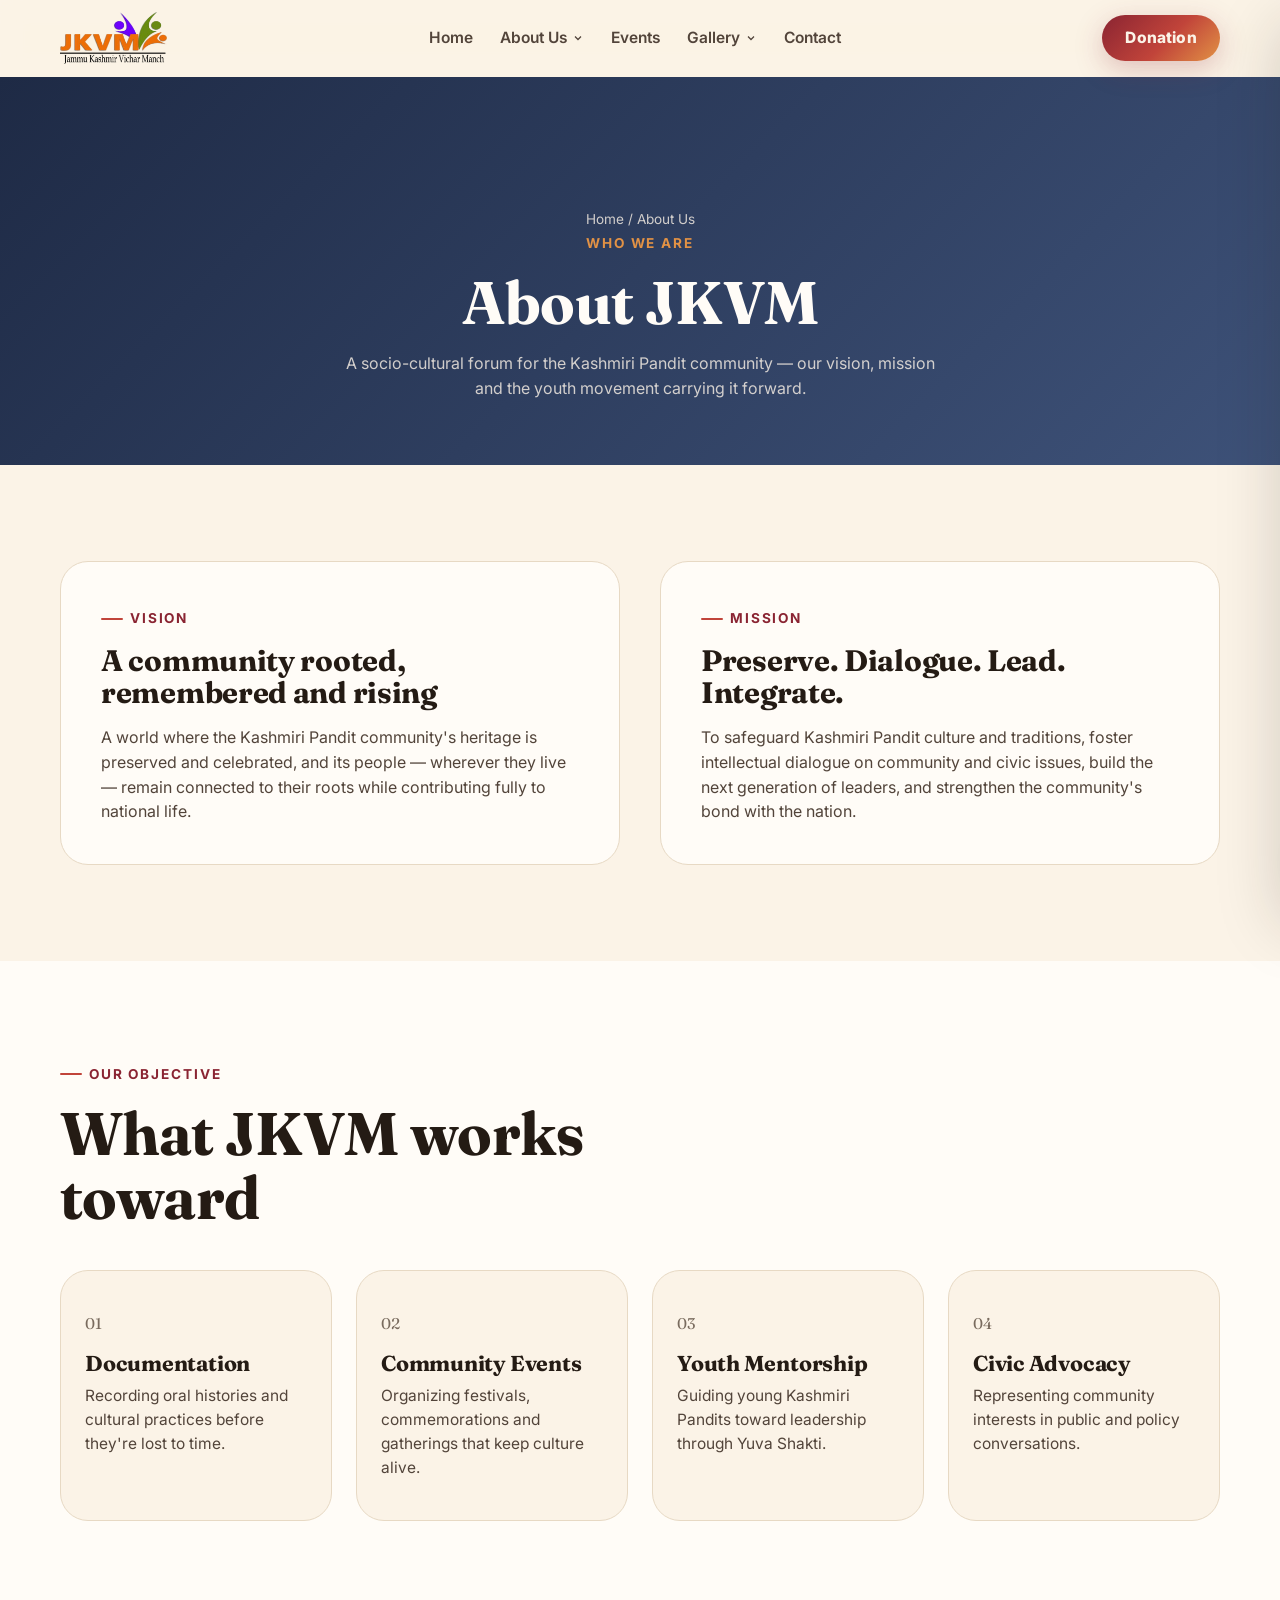
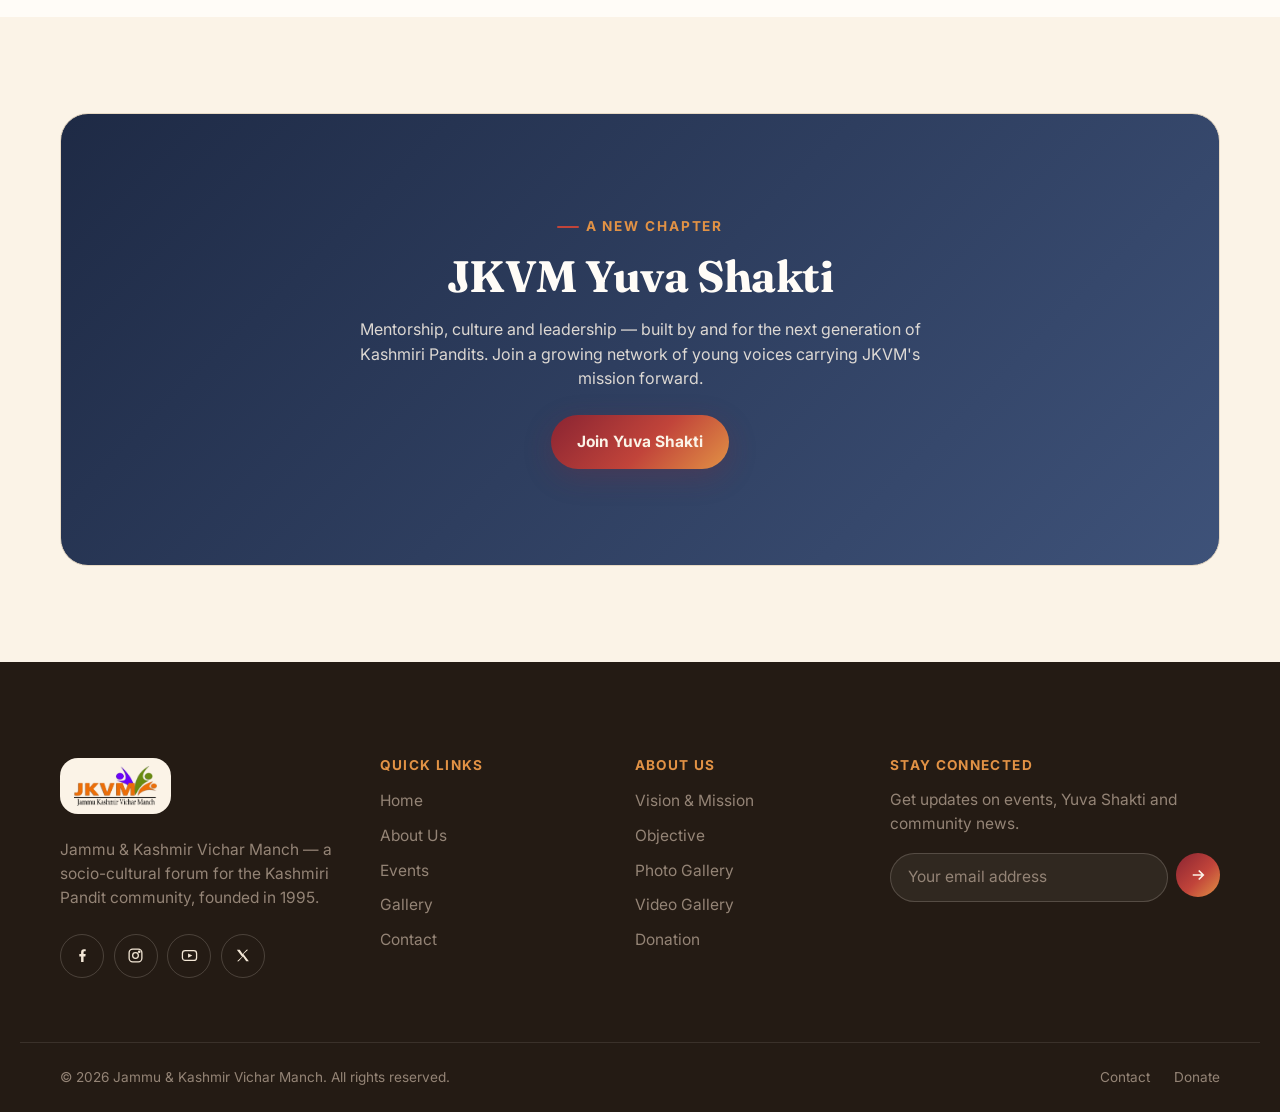
<file: pages/about.html>
<!DOCTYPE html>
<html lang="en">
<head>
<meta charset="UTF-8">
<meta name="viewport" content="width=device-width, initial-scale=1.0">
<title>About Us — JKVM</title>
<meta name="description" content="Vision, Mission and Objective of Jammu & Kashmir Vichar Manch, plus JKVM Yuva Shakti — our youth initiative.">
<link rel="icon" href="../assets/img/logo.png" type="image/png">
<link rel="stylesheet" href="../css/style.css">
</head>
<body>
<a href="#main" class="skip-link">Skip to content</a>

<header class="site-header" id="siteHeader">
  <div class="container header-inner">
    <a href="../index.html" class="logo-lockup">
      <img src="../assets/img/logo.png" alt="JKVM logo">
    </a>
    <nav class="nav-desktop" aria-label="Primary">
      <ul class="nav-list">
        <li class="nav-item"><a href="../index.html" class="nav-link">Home</a></li>
        <li class="nav-item">
          <button class="nav-link" aria-haspopup="true">About Us
            <svg class="chev" viewBox="0 0 24 24" fill="none" stroke="currentColor" stroke-width="2.5"><path d="M6 9l6 6 6-6"/></svg>
          </button>
          <div class="nav-dropdown">
            <a href="about.html#vision-mission">Vision &amp; Mission</a>
            <a href="about.html#objective">Objective</a>
          </div>
        </li>
        <li class="nav-item"><a href="events.html" class="nav-link">Events</a></li>
        <li class="nav-item">
          <button class="nav-link" aria-haspopup="true">Gallery
            <svg class="chev" viewBox="0 0 24 24" fill="none" stroke="currentColor" stroke-width="2.5"><path d="M6 9l6 6 6-6"/></svg>
          </button>
          <div class="nav-dropdown">
            <a href="gallery.html#photo">Photo</a>
            <a href="gallery.html#video">Video</a>
          </div>
        </li>
        <li class="nav-item"><a href="contact.html" class="nav-link">Contact</a></li>
      </ul>
    </nav>
    <div class="header-actions">
      <a href="donate.html" class="btn-donate">Donation</a>
      <button class="hamburger" id="hamburgerBtn" aria-label="Open menu" aria-expanded="false"><span></span><span></span><span></span></button>
    </div>
  </div>
</header>

<div class="drawer-backdrop" id="drawerBackdrop"></div>
<aside class="mobile-drawer" id="mobileDrawer" aria-label="Mobile navigation">
  <div class="drawer-top">
    <a href="../index.html" class="logo-lockup">
      <img src="../assets/img/logo.png" alt="JKVM logo">
    </a>
    <button class="drawer-close" id="drawerCloseBtn" aria-label="Close menu"><svg width="18" height="18" viewBox="0 0 24 24" fill="none" stroke="currentColor" stroke-width="2.5"><path d="M6 6l12 12M18 6L6 18"/></svg></button>
  </div>
  <nav class="drawer-nav">
    <a href="../index.html" class="drawer-link">Home</a>
    <div class="drawer-item">
      <button class="drawer-link" style="width:100%">About Us<svg class="chev" viewBox="0 0 24 24" fill="none" stroke="currentColor" stroke-width="2.5"><path d="M6 9l6 6 6-6"/></svg></button>
      <div class="drawer-sub"><a href="about.html#vision-mission">Vision &amp; Mission</a><a href="about.html#objective">Objective</a></div>
    </div>
    <a href="events.html" class="drawer-link">Events</a>
    <div class="drawer-item">
      <button class="drawer-link" style="width:100%">Gallery<svg class="chev" viewBox="0 0 24 24" fill="none" stroke="currentColor" stroke-width="2.5"><path d="M6 9l6 6 6-6"/></svg></button>
      <div class="drawer-sub"><a href="gallery.html#photo">Photo</a><a href="gallery.html#video">Video</a></div>
    </div>
    <a href="contact.html" class="drawer-link">Contact</a>
  </nav>
  <div class="drawer-foot"><a href="donate.html" class="btn-donate" style="text-align:center">Donation</a></div>
</aside>

<main id="main">
  <section class="page-hero">
    <div class="container">
      <p class="breadcrumb"><a href="../index.html">Home</a> / About Us</p>
      <span class="kicker">Who we are</span>
      <h1>About JKVM</h1>
      <p>A socio-cultural forum for the Kashmiri Pandit community — our vision, mission and the youth movement carrying it forward.</p>
    </div>
  </section>

  <section class="section-pad" id="vision-mission">
    <div class="container">
      <div class="two-col reveal">
        <div class="simple-card">
          <span class="kicker">Vision</span>
          <h2 style="font-size:var(--fs-lg)">A community rooted, remembered and rising</h2>
          <p style="color:var(--color-ink-soft); margin-top:var(--space-sm)">A world where the Kashmiri Pandit community's heritage is preserved and celebrated, and its people — wherever they live — remain connected to their roots while contributing fully to national life.</p>
        </div>
        <div class="simple-card">
          <span class="kicker">Mission</span>
          <h2 style="font-size:var(--fs-lg)">Preserve. Dialogue. Lead. Integrate.</h2>
          <p style="color:var(--color-ink-soft); margin-top:var(--space-sm)">To safeguard Kashmiri Pandit culture and traditions, foster intellectual dialogue on community and civic issues, build the next generation of leaders, and strengthen the community's bond with the nation.</p>
        </div>
      </div>
    </div>
  </section>

  <section class="section-pad" id="objective" style="background:var(--color-paper)">
    <div class="container">
      <div class="section-head reveal">
        <span class="kicker">Our objective</span>
        <h2>What JKVM works toward</h2>
      </div>
      <div class="mission-grid reveal-stagger">
        <div class="mission-card reveal" style="--i:0"><span class="mc-num">01</span><h3 class="mc-title" style="margin-top:var(--space-sm)">Documentation</h3><p class="mc-desc">Recording oral histories and cultural practices before they're lost to time.</p></div>
        <div class="mission-card reveal" style="--i:1"><span class="mc-num">02</span><h3 class="mc-title" style="margin-top:var(--space-sm)">Community Events</h3><p class="mc-desc">Organizing festivals, commemorations and gatherings that keep culture alive.</p></div>
        <div class="mission-card reveal" style="--i:2"><span class="mc-num">03</span><h3 class="mc-title" style="margin-top:var(--space-sm)">Youth Mentorship</h3><p class="mc-desc">Guiding young Kashmiri Pandits toward leadership through Yuva Shakti.</p></div>
        <div class="mission-card reveal" style="--i:3"><span class="mc-num">04</span><h3 class="mc-title" style="margin-top:var(--space-sm)">Civic Advocacy</h3><p class="mc-desc">Representing community interests in public and policy conversations.</p></div>
      </div>
    </div>
  </section>

  <section class="section-pad" id="yuva-shakti">
    <div class="container">
      <div class="simple-card reveal" style="background:var(--grad-indigo); color:var(--color-cream); text-align:center; padding: var(--space-2xl) var(--space-lg);">
        <span class="kicker" style="color:var(--color-saffron); justify-content:center;">A new chapter</span>
        <h2 style="color:var(--color-paper); font-size:var(--fs-xl)">JKVM Yuva Shakti</h2>
        <p style="max-width:60ch; margin: var(--space-sm) auto 0; color:rgba(251,243,231,0.85)">Mentorship, culture and leadership — built by and for the next generation of Kashmiri Pandits. Join a growing network of young voices carrying JKVM's mission forward.</p>
        <a href="contact.html" class="btn btn-primary" style="margin-top:var(--space-md)">Join Yuva Shakti</a>
      </div>
    </div>
  </section>
</main>

<footer class="site-footer">
  <div class="container footer-top">
    <div class="footer-brand">
      <a href="../index.html" class="logo-lockup">
        <img src="../assets/img/logo.png" alt="JKVM logo">
      </a>
      <p>Jammu &amp; Kashmir Vichar Manch — a socio-cultural forum for the Kashmiri Pandit community, founded in 1995.</p>
      <div class="footer-social">
        <a href="#" class="social-btn" aria-label="Facebook"><svg viewBox="0 0 24 24" fill="currentColor"><path d="M13.5 21v-7.5H16l.5-3.5h-3V7.8c0-1 .3-1.8 1.8-1.8H16.5V3.1C16 3 15 3 13.9 3 11.5 3 10 4.4 10 7.3V10H7.5v3.5H10V21h3.5z"/></svg></a>
        <a href="#" class="social-btn" aria-label="Instagram"><svg viewBox="0 0 24 24" fill="none" stroke="currentColor" stroke-width="1.8"><rect x="3" y="3" width="18" height="18" rx="5"/><circle cx="12" cy="12" r="4"/><circle cx="17.3" cy="6.7" r="1"/></svg></a>
        <a href="#" class="social-btn" aria-label="YouTube"><svg viewBox="0 0 24 24" fill="none" stroke="currentColor" stroke-width="1.8"><rect x="2" y="5" width="20" height="14" rx="4"/><path d="M10 9l6 3-6 3V9z" fill="currentColor" stroke="none"/></svg></a>
        <a href="#" class="social-btn" aria-label="Twitter / X"><svg viewBox="0 0 24 24" fill="currentColor"><path d="M4 4l7.5 9.6L4.3 20h2.3l6-6.6 4.6 6.6H21l-7.8-10L20 4h-2.3l-5.5 6-4.1-6H4z"/></svg></a>
      </div>
    </div>
    <div class="footer-col"><h4>Quick Links</h4><ul>
      <li><a href="../index.html">Home</a></li><li><a href="about.html">About Us</a></li><li><a href="events.html">Events</a></li><li><a href="gallery.html">Gallery</a></li><li><a href="contact.html">Contact</a></li>
    </ul></div>
    <div class="footer-col"><h4>About Us</h4><ul>
      <li><a href="about.html#vision-mission">Vision &amp; Mission</a></li><li><a href="about.html#objective">Objective</a></li><li><a href="gallery.html#photo">Photo Gallery</a></li><li><a href="gallery.html#video">Video Gallery</a></li><li><a href="donate.html">Donation</a></li>
    </ul></div>
    <div class="footer-col newsletter">
      <h4>Stay Connected</h4><p>Get updates on events, Yuva Shakti and community news.</p>
      <form class="newsletter-form" id="newsletterForm">
        <input type="email" placeholder="Your email address" required aria-label="Email address">
        <button type="submit" aria-label="Subscribe"><svg viewBox="0 0 24 24" fill="none" stroke="currentColor" stroke-width="2.3"><path d="M5 12h14M13 6l6 6-6 6"/></svg></button>
      </form>
      <p class="newsletter-note" id="newsletterNote"></p>
    </div>
  </div>
  <div class="container footer-bottom">
    <span>© <span id="year"></span> Jammu &amp; Kashmir Vichar Manch. All rights reserved.</span>
    <div class="footer-bottom-links"><a href="contact.html">Contact</a><a href="donate.html">Donate</a></div>
  </div>
</footer>

<button class="back-to-top" id="backToTop" aria-label="Back to top"><svg viewBox="0 0 24 24" fill="none" stroke="currentColor" stroke-width="2.3"><path d="M12 19V5M5 12l7-7 7 7"/></svg></button>
<script src="../js/main.js"></script>
</body>
</html>
</file>
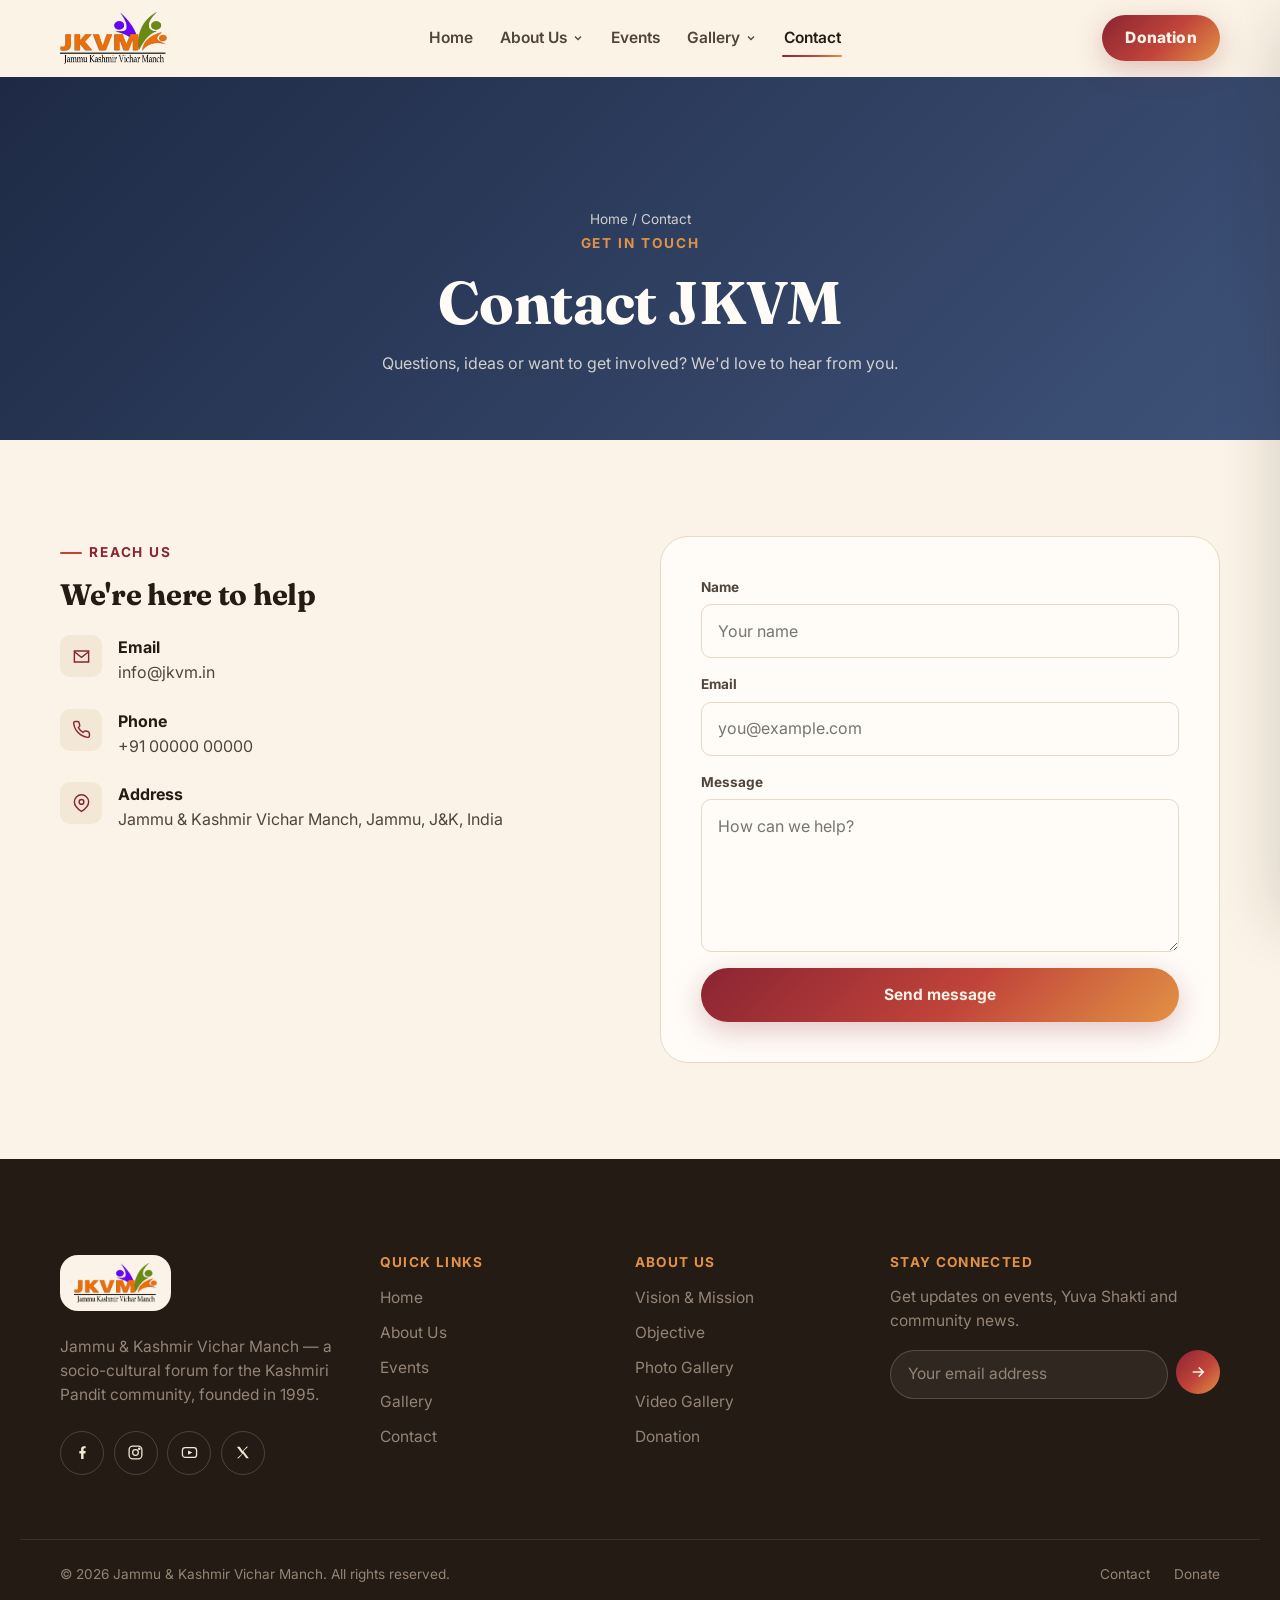
<file: pages/contact.html>
<!DOCTYPE html>
<html lang="en">
<head>
<meta charset="UTF-8">
<meta name="viewport" content="width=device-width, initial-scale=1.0">
<title>Contact — JKVM</title>
<meta name="description" content="Get in touch with Jammu & Kashmir Vichar Manch.">
<link rel="icon" href="../assets/img/logo.png" type="image/png">
<link rel="stylesheet" href="../css/style.css">
</head>
<body>
<a href="#main" class="skip-link">Skip to content</a>

<header class="site-header" id="siteHeader">
  <div class="container header-inner">
    <a href="../index.html" class="logo-lockup">
      <img src="../assets/img/logo.png" alt="JKVM logo">
    </a>
    <nav class="nav-desktop" aria-label="Primary">
      <ul class="nav-list">
        <li class="nav-item"><a href="../index.html" class="nav-link">Home</a></li>
        <li class="nav-item">
          <button class="nav-link" aria-haspopup="true">About Us
            <svg class="chev" viewBox="0 0 24 24" fill="none" stroke="currentColor" stroke-width="2.5"><path d="M6 9l6 6 6-6"/></svg>
          </button>
          <div class="nav-dropdown">
            <a href="about.html#vision-mission">Vision &amp; Mission</a>
            <a href="about.html#objective">Objective</a>
          </div>
        </li>
        <li class="nav-item"><a href="events.html" class="nav-link">Events</a></li>
        <li class="nav-item">
          <button class="nav-link" aria-haspopup="true">Gallery
            <svg class="chev" viewBox="0 0 24 24" fill="none" stroke="currentColor" stroke-width="2.5"><path d="M6 9l6 6 6-6"/></svg>
          </button>
          <div class="nav-dropdown">
            <a href="gallery.html#photo">Photo</a>
            <a href="gallery.html#video">Video</a>
          </div>
        </li>
        <li class="nav-item"><a href="contact.html" class="nav-link active">Contact</a></li>
      </ul>
    </nav>
    <div class="header-actions">
      <a href="donate.html" class="btn-donate">Donation</a>
      <button class="hamburger" id="hamburgerBtn" aria-label="Open menu" aria-expanded="false"><span></span><span></span><span></span></button>
    </div>
  </div>
</header>

<div class="drawer-backdrop" id="drawerBackdrop"></div>
<aside class="mobile-drawer" id="mobileDrawer" aria-label="Mobile navigation">
  <div class="drawer-top">
    <a href="../index.html" class="logo-lockup">
      <img src="../assets/img/logo.png" alt="JKVM logo">
    </a>
    <button class="drawer-close" id="drawerCloseBtn" aria-label="Close menu"><svg width="18" height="18" viewBox="0 0 24 24" fill="none" stroke="currentColor" stroke-width="2.5"><path d="M6 6l12 12M18 6L6 18"/></svg></button>
  </div>
  <nav class="drawer-nav">
    <a href="../index.html" class="drawer-link">Home</a>
    <div class="drawer-item">
      <button class="drawer-link" style="width:100%">About Us<svg class="chev" viewBox="0 0 24 24" fill="none" stroke="currentColor" stroke-width="2.5"><path d="M6 9l6 6 6-6"/></svg></button>
      <div class="drawer-sub"><a href="about.html#vision-mission">Vision &amp; Mission</a><a href="about.html#objective">Objective</a></div>
    </div>
    <a href="events.html" class="drawer-link">Events</a>
    <div class="drawer-item">
      <button class="drawer-link" style="width:100%">Gallery<svg class="chev" viewBox="0 0 24 24" fill="none" stroke="currentColor" stroke-width="2.5"><path d="M6 9l6 6 6-6"/></svg></button>
      <div class="drawer-sub"><a href="gallery.html#photo">Photo</a><a href="gallery.html#video">Video</a></div>
    </div>
    <a href="contact.html" class="drawer-link">Contact</a>
  </nav>
  <div class="drawer-foot"><a href="donate.html" class="btn-donate" style="text-align:center">Donation</a></div>
</aside>

<main id="main">

  <section class="page-hero">
    <div class="container">
      <p class="breadcrumb"><a href="../index.html">Home</a> / Contact</p>
      <span class="kicker">Get in touch</span>
      <h1>Contact JKVM</h1>
      <p>Questions, ideas or want to get involved? We'd love to hear from you.</p>
    </div>
  </section>

  <section class="section-pad">
    <div class="container">
      <div class="two-col">
        <div class="reveal">
          <span class="kicker">Reach us</span>
          <h2 style="font-size:var(--fs-lg)">We're here to help</h2>
          <ul class="contact-list">
            <li><span class="ic"><svg viewBox="0 0 24 24" fill="none" stroke="currentColor" stroke-width="1.8"><path d="M3 5h18v14H3z"/><path d="M3 6l9 7 9-7"/></svg></span><div><strong>Email</strong><p style="color:var(--color-ink-soft)">info@jkvm.in</p></div></li>
            <li><span class="ic"><svg viewBox="0 0 24 24" fill="none" stroke="currentColor" stroke-width="1.8"><path d="M22 16.9v3a2 2 0 01-2.2 2 19.8 19.8 0 01-8.6-3.1 19.5 19.5 0 01-6-6A19.8 19.8 0 012.1 4.2 2 2 0 014.1 2h3a2 2 0 012 1.7c.1.9.3 1.8.6 2.6a2 2 0 01-.5 2.1L8 9.6a16 16 0 006 6l1.2-1.2a2 2 0 012.1-.5c.8.3 1.7.5 2.6.6a2 2 0 011.7 2z"/></svg></span><div><strong>Phone</strong><p style="color:var(--color-ink-soft)">+91 00000 00000</p></div></li>
            <li><span class="ic"><svg viewBox="0 0 24 24" fill="none" stroke="currentColor" stroke-width="1.8"><path d="M21 10c0 6-9 12-9 12s-9-6-9-12a9 9 0 0118 0z"/><circle cx="12" cy="10" r="3"/></svg></span><div><strong>Address</strong><p style="color:var(--color-ink-soft)">Jammu &amp; Kashmir Vichar Manch, Jammu, J&amp;K, India</p></div></li>
          </ul>
        </div>
        <div class="simple-card reveal">
          <form>
            <div class="form-field"><label for="cname">Name</label><input id="cname" type="text" placeholder="Your name" required></div>
            <div class="form-field"><label for="cemail">Email</label><input id="cemail" type="email" placeholder="you@example.com" required></div>
            <div class="form-field"><label for="cmsg">Message</label><textarea id="cmsg" rows="5" placeholder="How can we help?" required></textarea></div>
            <button type="submit" class="btn btn-primary" style="width:100%">Send message</button>
          </form>
        </div>
      </div>
    </div>
  </section>
</main>

<footer class="site-footer">
  <div class="container footer-top">
    <div class="footer-brand">
      <a href="../index.html" class="logo-lockup">
        <img src="../assets/img/logo.png" alt="JKVM logo">
      </a>
      <p>Jammu &amp; Kashmir Vichar Manch — a socio-cultural forum for the Kashmiri Pandit community, founded in 1995.</p>
      <div class="footer-social">
        <a href="#" class="social-btn" aria-label="Facebook"><svg viewBox="0 0 24 24" fill="currentColor"><path d="M13.5 21v-7.5H16l.5-3.5h-3V7.8c0-1 .3-1.8 1.8-1.8H16.5V3.1C16 3 15 3 13.9 3 11.5 3 10 4.4 10 7.3V10H7.5v3.5H10V21h3.5z"/></svg></a>
        <a href="#" class="social-btn" aria-label="Instagram"><svg viewBox="0 0 24 24" fill="none" stroke="currentColor" stroke-width="1.8"><rect x="3" y="3" width="18" height="18" rx="5"/><circle cx="12" cy="12" r="4"/><circle cx="17.3" cy="6.7" r="1"/></svg></a>
        <a href="#" class="social-btn" aria-label="YouTube"><svg viewBox="0 0 24 24" fill="none" stroke="currentColor" stroke-width="1.8"><rect x="2" y="5" width="20" height="14" rx="4"/><path d="M10 9l6 3-6 3V9z" fill="currentColor" stroke="none"/></svg></a>
        <a href="#" class="social-btn" aria-label="Twitter / X"><svg viewBox="0 0 24 24" fill="currentColor"><path d="M4 4l7.5 9.6L4.3 20h2.3l6-6.6 4.6 6.6H21l-7.8-10L20 4h-2.3l-5.5 6-4.1-6H4z"/></svg></a>
      </div>
    </div>
    <div class="footer-col"><h4>Quick Links</h4><ul>
      <li><a href="../index.html">Home</a></li><li><a href="about.html">About Us</a></li><li><a href="events.html">Events</a></li><li><a href="gallery.html">Gallery</a></li><li><a href="contact.html">Contact</a></li>
    </ul></div>
    <div class="footer-col"><h4>About Us</h4><ul>
      <li><a href="about.html#vision-mission">Vision &amp; Mission</a></li><li><a href="about.html#objective">Objective</a></li><li><a href="gallery.html#photo">Photo Gallery</a></li><li><a href="gallery.html#video">Video Gallery</a></li><li><a href="donate.html">Donation</a></li>
    </ul></div>
    <div class="footer-col newsletter">
      <h4>Stay Connected</h4><p>Get updates on events, Yuva Shakti and community news.</p>
      <form class="newsletter-form" id="newsletterForm">
        <input type="email" placeholder="Your email address" required aria-label="Email address">
        <button type="submit" aria-label="Subscribe"><svg viewBox="0 0 24 24" fill="none" stroke="currentColor" stroke-width="2.3"><path d="M5 12h14M13 6l6 6-6 6"/></svg></button>
      </form>
      <p class="newsletter-note" id="newsletterNote"></p>
    </div>
  </div>
  <div class="container footer-bottom">
    <span>© <span id="year"></span> Jammu &amp; Kashmir Vichar Manch. All rights reserved.</span>
    <div class="footer-bottom-links"><a href="contact.html">Contact</a><a href="donate.html">Donate</a></div>
  </div>
</footer>

<button class="back-to-top" id="backToTop" aria-label="Back to top"><svg viewBox="0 0 24 24" fill="none" stroke="currentColor" stroke-width="2.3"><path d="M12 19V5M5 12l7-7 7 7"/></svg></button>
<script src="../js/main.js"></script>
</body>
</html>
</file>
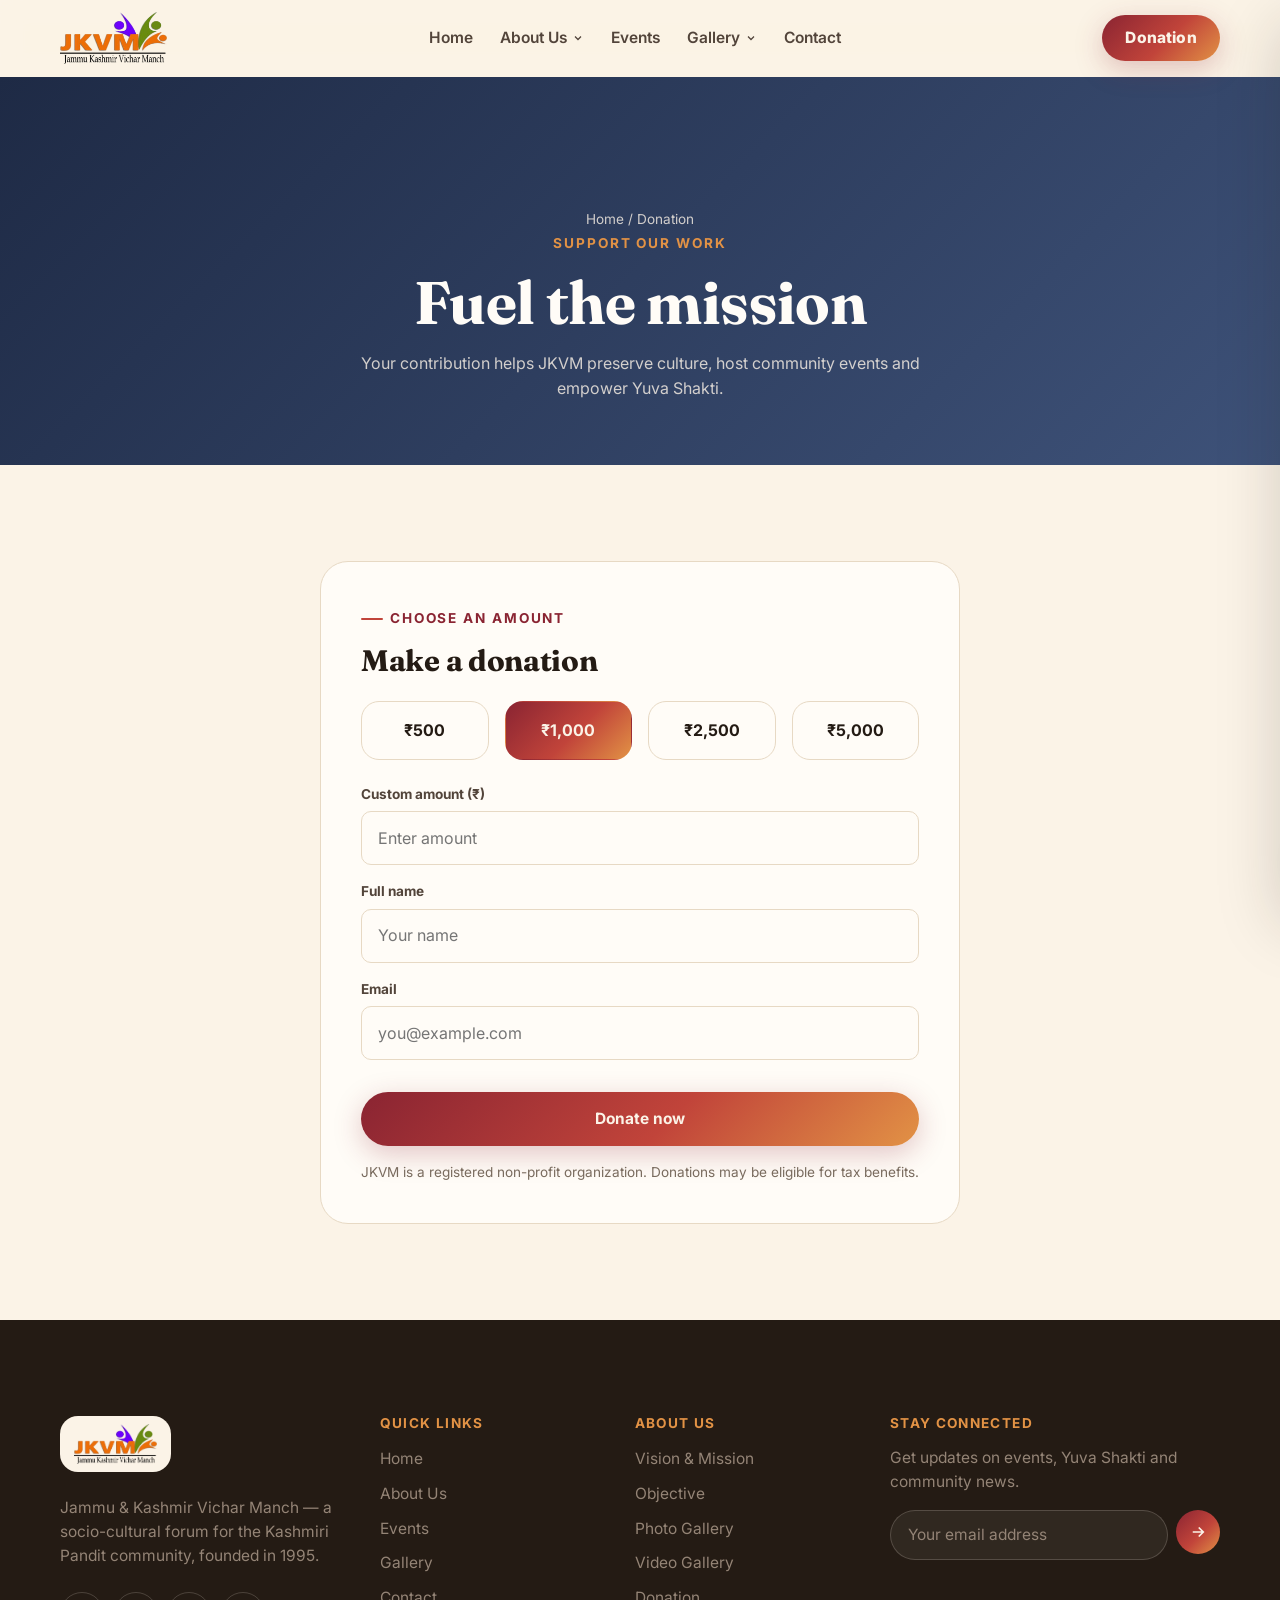
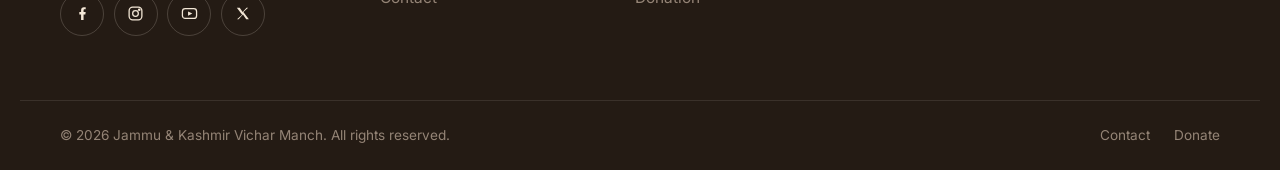
<file: pages/donate.html>
<!DOCTYPE html>
<html lang="en">
<head>
<meta charset="UTF-8">
<meta name="viewport" content="width=device-width, initial-scale=1.0">
<title>Donation — JKVM</title>
<meta name="description" content="Support JKVM's work preserving Kashmiri Pandit culture and empowering Yuva Shakti.">
<link rel="icon" href="../assets/img/logo.png" type="image/png">
<link rel="stylesheet" href="../css/style.css">
</head>
<body>
<a href="#main" class="skip-link">Skip to content</a>

<header class="site-header" id="siteHeader">
  <div class="container header-inner">
    <a href="../index.html" class="logo-lockup">
      <img src="../assets/img/logo.png" alt="JKVM logo">
    </a>
    <nav class="nav-desktop" aria-label="Primary">
      <ul class="nav-list">
        <li class="nav-item"><a href="../index.html" class="nav-link">Home</a></li>
        <li class="nav-item">
          <button class="nav-link" aria-haspopup="true">About Us
            <svg class="chev" viewBox="0 0 24 24" fill="none" stroke="currentColor" stroke-width="2.5"><path d="M6 9l6 6 6-6"/></svg>
          </button>
          <div class="nav-dropdown">
            <a href="about.html#vision-mission">Vision &amp; Mission</a>
            <a href="about.html#objective">Objective</a>
          </div>
        </li>
        <li class="nav-item"><a href="events.html" class="nav-link">Events</a></li>
        <li class="nav-item">
          <button class="nav-link" aria-haspopup="true">Gallery
            <svg class="chev" viewBox="0 0 24 24" fill="none" stroke="currentColor" stroke-width="2.5"><path d="M6 9l6 6 6-6"/></svg>
          </button>
          <div class="nav-dropdown">
            <a href="gallery.html#photo">Photo</a>
            <a href="gallery.html#video">Video</a>
          </div>
        </li>
        <li class="nav-item"><a href="contact.html" class="nav-link">Contact</a></li>
      </ul>
    </nav>
    <div class="header-actions">
      <a href="donate.html" class="btn-donate">Donation</a>
      <button class="hamburger" id="hamburgerBtn" aria-label="Open menu" aria-expanded="false"><span></span><span></span><span></span></button>
    </div>
  </div>
</header>

<div class="drawer-backdrop" id="drawerBackdrop"></div>
<aside class="mobile-drawer" id="mobileDrawer" aria-label="Mobile navigation">
  <div class="drawer-top">
    <a href="../index.html" class="logo-lockup">
      <img src="../assets/img/logo.png" alt="JKVM logo">
    </a>
    <button class="drawer-close" id="drawerCloseBtn" aria-label="Close menu"><svg width="18" height="18" viewBox="0 0 24 24" fill="none" stroke="currentColor" stroke-width="2.5"><path d="M6 6l12 12M18 6L6 18"/></svg></button>
  </div>
  <nav class="drawer-nav">
    <a href="../index.html" class="drawer-link">Home</a>
    <div class="drawer-item">
      <button class="drawer-link" style="width:100%">About Us<svg class="chev" viewBox="0 0 24 24" fill="none" stroke="currentColor" stroke-width="2.5"><path d="M6 9l6 6 6-6"/></svg></button>
      <div class="drawer-sub"><a href="about.html#vision-mission">Vision &amp; Mission</a><a href="about.html#objective">Objective</a></div>
    </div>
    <a href="events.html" class="drawer-link">Events</a>
    <div class="drawer-item">
      <button class="drawer-link" style="width:100%">Gallery<svg class="chev" viewBox="0 0 24 24" fill="none" stroke="currentColor" stroke-width="2.5"><path d="M6 9l6 6 6-6"/></svg></button>
      <div class="drawer-sub"><a href="gallery.html#photo">Photo</a><a href="gallery.html#video">Video</a></div>
    </div>
    <a href="contact.html" class="drawer-link">Contact</a>
  </nav>
  <div class="drawer-foot"><a href="donate.html" class="btn-donate" style="text-align:center">Donation</a></div>
</aside>

<main id="main">

  <section class="page-hero">
    <div class="container">
      <p class="breadcrumb"><a href="../index.html">Home</a> / Donation</p>
      <span class="kicker">Support our work</span>
      <h1>Fuel the mission</h1>
      <p>Your contribution helps JKVM preserve culture, host community events and empower Yuva Shakti.</p>
    </div>
  </section>

  <section class="section-pad">
    <div class="container" style="max-width:720px">
      <div class="simple-card reveal">
        <span class="kicker">Choose an amount</span>
        <h2 style="font-size:var(--fs-lg)">Make a donation</h2>
        <div class="donate-tiers">
          <button class="tier-btn">₹500</button>
          <button class="tier-btn is-active">₹1,000</button>
          <button class="tier-btn">₹2,500</button>
          <button class="tier-btn">₹5,000</button>
        </div>
        <div class="form-field"><label for="damt">Custom amount (₹)</label><input id="damt" type="number" placeholder="Enter amount"></div>
        <div class="form-field"><label for="dname">Full name</label><input id="dname" type="text" placeholder="Your name"></div>
        <div class="form-field"><label for="demail">Email</label><input id="demail" type="email" placeholder="you@example.com"></div>
        <button class="btn btn-primary" style="width:100%; margin-top:var(--space-sm)">Donate now</button>
        <p style="font-size:var(--fs-xs); color:var(--color-ink-faint); margin-top:var(--space-sm); text-align:center">JKVM is a registered non-profit organization. Donations may be eligible for tax benefits.</p>
      </div>
    </div>
  </section>
</main>

<footer class="site-footer">
  <div class="container footer-top">
    <div class="footer-brand">
      <a href="../index.html" class="logo-lockup">
        <img src="../assets/img/logo.png" alt="JKVM logo">
      </a>
      <p>Jammu &amp; Kashmir Vichar Manch — a socio-cultural forum for the Kashmiri Pandit community, founded in 1995.</p>
      <div class="footer-social">
        <a href="#" class="social-btn" aria-label="Facebook"><svg viewBox="0 0 24 24" fill="currentColor"><path d="M13.5 21v-7.5H16l.5-3.5h-3V7.8c0-1 .3-1.8 1.8-1.8H16.5V3.1C16 3 15 3 13.9 3 11.5 3 10 4.4 10 7.3V10H7.5v3.5H10V21h3.5z"/></svg></a>
        <a href="#" class="social-btn" aria-label="Instagram"><svg viewBox="0 0 24 24" fill="none" stroke="currentColor" stroke-width="1.8"><rect x="3" y="3" width="18" height="18" rx="5"/><circle cx="12" cy="12" r="4"/><circle cx="17.3" cy="6.7" r="1"/></svg></a>
        <a href="#" class="social-btn" aria-label="YouTube"><svg viewBox="0 0 24 24" fill="none" stroke="currentColor" stroke-width="1.8"><rect x="2" y="5" width="20" height="14" rx="4"/><path d="M10 9l6 3-6 3V9z" fill="currentColor" stroke="none"/></svg></a>
        <a href="#" class="social-btn" aria-label="Twitter / X"><svg viewBox="0 0 24 24" fill="currentColor"><path d="M4 4l7.5 9.6L4.3 20h2.3l6-6.6 4.6 6.6H21l-7.8-10L20 4h-2.3l-5.5 6-4.1-6H4z"/></svg></a>
      </div>
    </div>
    <div class="footer-col"><h4>Quick Links</h4><ul>
      <li><a href="../index.html">Home</a></li><li><a href="about.html">About Us</a></li><li><a href="events.html">Events</a></li><li><a href="gallery.html">Gallery</a></li><li><a href="contact.html">Contact</a></li>
    </ul></div>
    <div class="footer-col"><h4>About Us</h4><ul>
      <li><a href="about.html#vision-mission">Vision &amp; Mission</a></li><li><a href="about.html#objective">Objective</a></li><li><a href="gallery.html#photo">Photo Gallery</a></li><li><a href="gallery.html#video">Video Gallery</a></li><li><a href="donate.html">Donation</a></li>
    </ul></div>
    <div class="footer-col newsletter">
      <h4>Stay Connected</h4><p>Get updates on events, Yuva Shakti and community news.</p>
      <form class="newsletter-form" id="newsletterForm">
        <input type="email" placeholder="Your email address" required aria-label="Email address">
        <button type="submit" aria-label="Subscribe"><svg viewBox="0 0 24 24" fill="none" stroke="currentColor" stroke-width="2.3"><path d="M5 12h14M13 6l6 6-6 6"/></svg></button>
      </form>
      <p class="newsletter-note" id="newsletterNote"></p>
    </div>
  </div>
  <div class="container footer-bottom">
    <span>© <span id="year"></span> Jammu &amp; Kashmir Vichar Manch. All rights reserved.</span>
    <div class="footer-bottom-links"><a href="contact.html">Contact</a><a href="donate.html">Donate</a></div>
  </div>
</footer>

<button class="back-to-top" id="backToTop" aria-label="Back to top"><svg viewBox="0 0 24 24" fill="none" stroke="currentColor" stroke-width="2.3"><path d="M12 19V5M5 12l7-7 7 7"/></svg></button>
<script src="../js/main.js"></script>
</body>
</html>
</file>
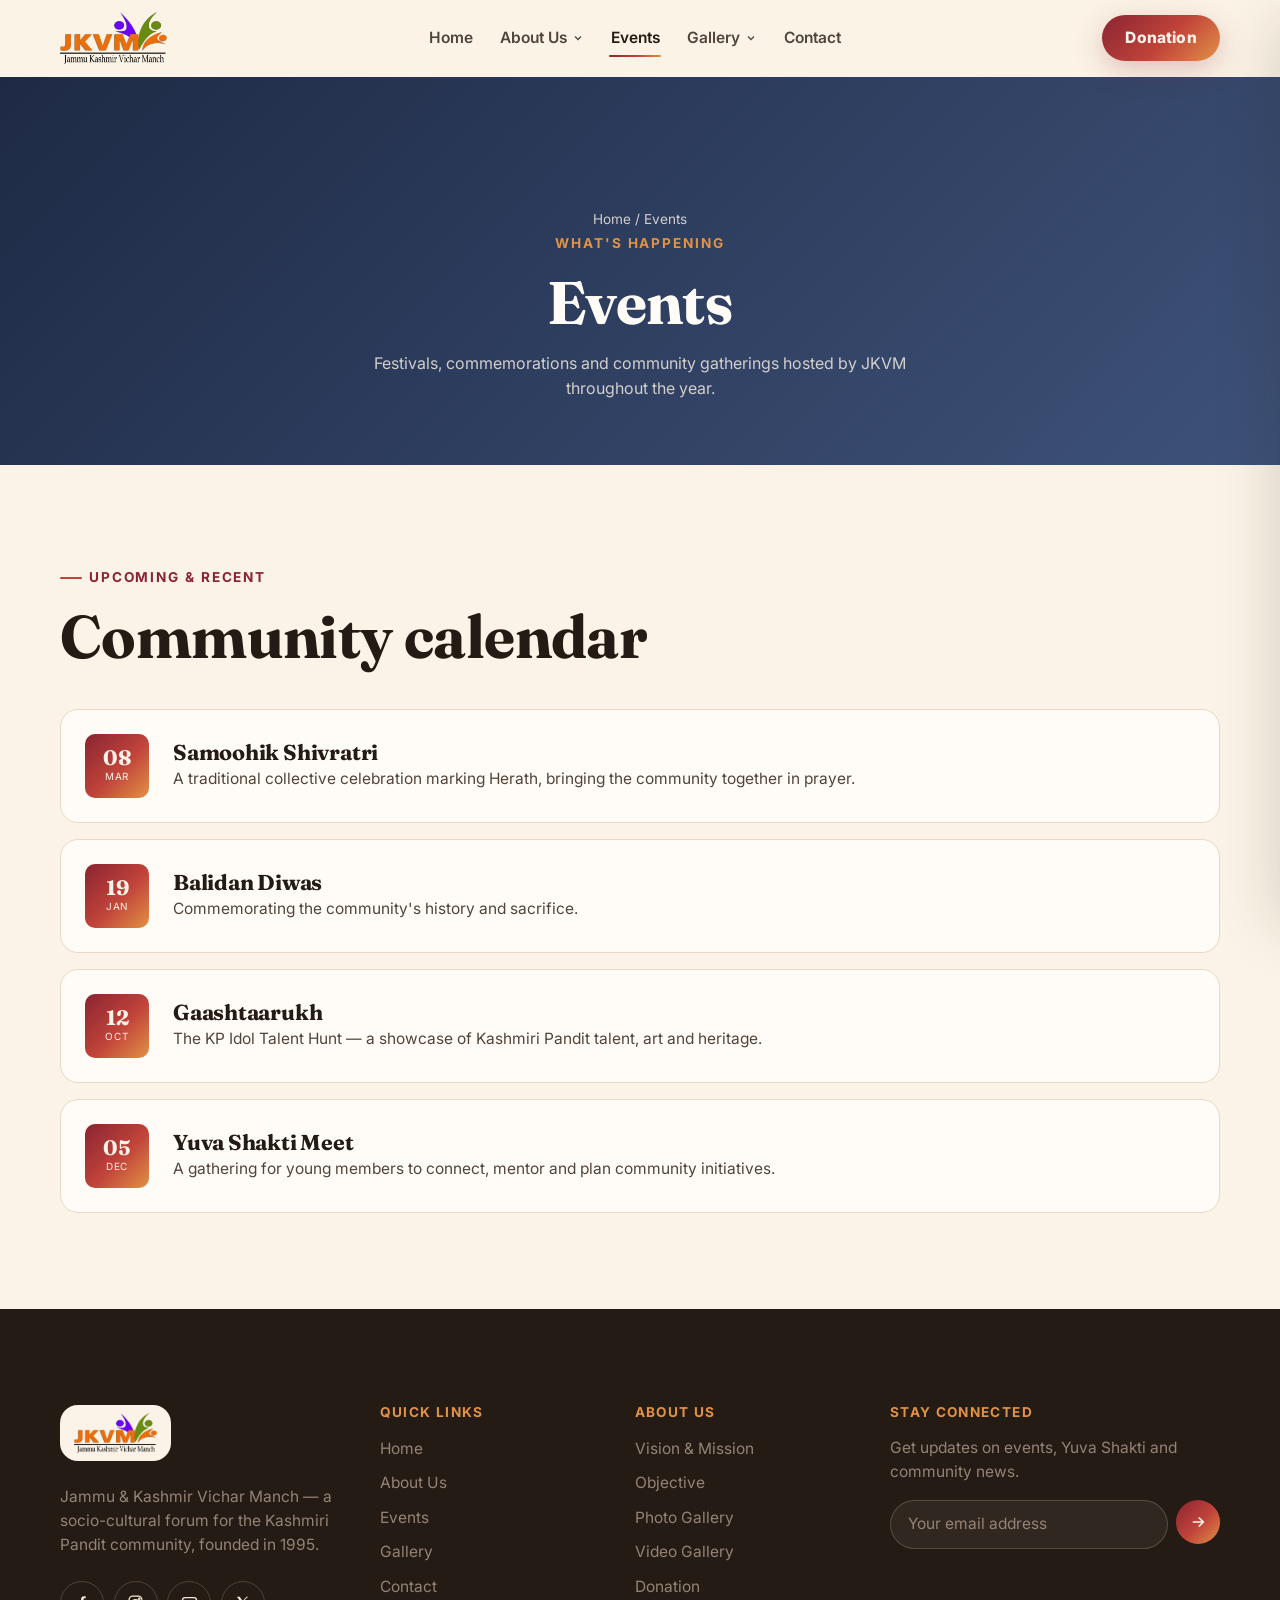
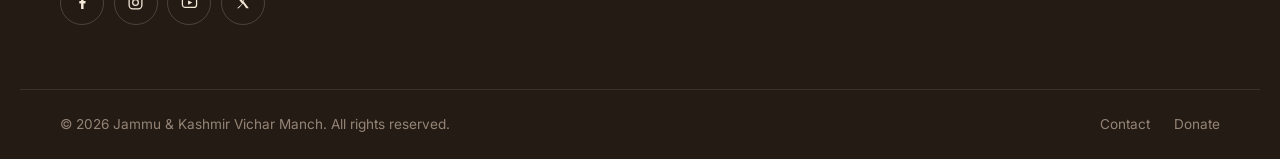
<file: pages/events.html>
<!DOCTYPE html>
<html lang="en">
<head>
<meta charset="UTF-8">
<meta name="viewport" content="width=device-width, initial-scale=1.0">
<title>Events — JKVM</title>
<meta name="description" content="Festivals, commemorations and community gatherings hosted by JKVM.">
<link rel="icon" href="../assets/img/logo.png" type="image/png">
<link rel="stylesheet" href="../css/style.css">
</head>
<body>
<a href="#main" class="skip-link">Skip to content</a>

<header class="site-header" id="siteHeader">
  <div class="container header-inner">
    <a href="../index.html" class="logo-lockup">
      <img src="../assets/img/logo.png" alt="JKVM logo">
    </a>
    <nav class="nav-desktop" aria-label="Primary">
      <ul class="nav-list">
        <li class="nav-item"><a href="../index.html" class="nav-link">Home</a></li>
        <li class="nav-item">
          <button class="nav-link" aria-haspopup="true">About Us
            <svg class="chev" viewBox="0 0 24 24" fill="none" stroke="currentColor" stroke-width="2.5"><path d="M6 9l6 6 6-6"/></svg>
          </button>
          <div class="nav-dropdown">
            <a href="about.html#vision-mission">Vision &amp; Mission</a>
            <a href="about.html#objective">Objective</a>
          </div>
        </li>
        <li class="nav-item"><a href="events.html" class="nav-link active">Events</a></li>
        <li class="nav-item">
          <button class="nav-link" aria-haspopup="true">Gallery
            <svg class="chev" viewBox="0 0 24 24" fill="none" stroke="currentColor" stroke-width="2.5"><path d="M6 9l6 6 6-6"/></svg>
          </button>
          <div class="nav-dropdown">
            <a href="gallery.html#photo">Photo</a>
            <a href="gallery.html#video">Video</a>
          </div>
        </li>
        <li class="nav-item"><a href="contact.html" class="nav-link">Contact</a></li>
      </ul>
    </nav>
    <div class="header-actions">
      <a href="donate.html" class="btn-donate">Donation</a>
      <button class="hamburger" id="hamburgerBtn" aria-label="Open menu" aria-expanded="false"><span></span><span></span><span></span></button>
    </div>
  </div>
</header>

<div class="drawer-backdrop" id="drawerBackdrop"></div>
<aside class="mobile-drawer" id="mobileDrawer" aria-label="Mobile navigation">
  <div class="drawer-top">
    <a href="../index.html" class="logo-lockup">
      <img src="../assets/img/logo.png" alt="JKVM logo">
    </a>
    <button class="drawer-close" id="drawerCloseBtn" aria-label="Close menu"><svg width="18" height="18" viewBox="0 0 24 24" fill="none" stroke="currentColor" stroke-width="2.5"><path d="M6 6l12 12M18 6L6 18"/></svg></button>
  </div>
  <nav class="drawer-nav">
    <a href="../index.html" class="drawer-link">Home</a>
    <div class="drawer-item">
      <button class="drawer-link" style="width:100%">About Us<svg class="chev" viewBox="0 0 24 24" fill="none" stroke="currentColor" stroke-width="2.5"><path d="M6 9l6 6 6-6"/></svg></button>
      <div class="drawer-sub"><a href="about.html#vision-mission">Vision &amp; Mission</a><a href="about.html#objective">Objective</a></div>
    </div>
    <a href="events.html" class="drawer-link">Events</a>
    <div class="drawer-item">
      <button class="drawer-link" style="width:100%">Gallery<svg class="chev" viewBox="0 0 24 24" fill="none" stroke="currentColor" stroke-width="2.5"><path d="M6 9l6 6 6-6"/></svg></button>
      <div class="drawer-sub"><a href="gallery.html#photo">Photo</a><a href="gallery.html#video">Video</a></div>
    </div>
    <a href="contact.html" class="drawer-link">Contact</a>
  </nav>
  <div class="drawer-foot"><a href="donate.html" class="btn-donate" style="text-align:center">Donation</a></div>
</aside>

<main id="main">

  <section class="page-hero">
    <div class="container">
      <p class="breadcrumb"><a href="../index.html">Home</a> / Events</p>
      <span class="kicker">What's happening</span>
      <h1>Events</h1>
      <p>Festivals, commemorations and community gatherings hosted by JKVM throughout the year.</p>
    </div>
  </section>

  <section class="section-pad">
    <div class="container">
      <div class="section-head reveal">
        <span class="kicker">Upcoming &amp; recent</span>
        <h2>Community calendar</h2>
      </div>
      <div class="event-list reveal-stagger">
        <div class="event-row reveal" style="--i:0">
          <div class="event-date"><strong>08</strong><span>Mar</span></div>
          <div class="event-body"><h3>Samoohik Shivratri</h3><p>A traditional collective celebration marking Herath, bringing the community together in prayer.</p></div>
        </div>
        <div class="event-row reveal" style="--i:1">
          <div class="event-date"><strong>19</strong><span>Jan</span></div>
          <div class="event-body"><h3>Balidan Diwas</h3><p>Commemorating the community's history and sacrifice.</p></div>
        </div>
        <div class="event-row reveal" style="--i:2">
          <div class="event-date"><strong>12</strong><span>Oct</span></div>
          <div class="event-body"><h3>Gaashtaarukh</h3><p>The KP Idol Talent Hunt — a showcase of Kashmiri Pandit talent, art and heritage.</p></div>
        </div>
        <div class="event-row reveal" style="--i:3">
          <div class="event-date"><strong>05</strong><span>Dec</span></div>
          <div class="event-body"><h3>Yuva Shakti Meet</h3><p>A gathering for young members to connect, mentor and plan community initiatives.</p></div>
        </div>
      </div>
    </div>
  </section>
</main>

<footer class="site-footer">
  <div class="container footer-top">
    <div class="footer-brand">
      <a href="../index.html" class="logo-lockup">
        <img src="../assets/img/logo.png" alt="JKVM logo">
      </a>
      <p>Jammu &amp; Kashmir Vichar Manch — a socio-cultural forum for the Kashmiri Pandit community, founded in 1995.</p>
      <div class="footer-social">
        <a href="#" class="social-btn" aria-label="Facebook"><svg viewBox="0 0 24 24" fill="currentColor"><path d="M13.5 21v-7.5H16l.5-3.5h-3V7.8c0-1 .3-1.8 1.8-1.8H16.5V3.1C16 3 15 3 13.9 3 11.5 3 10 4.4 10 7.3V10H7.5v3.5H10V21h3.5z"/></svg></a>
        <a href="#" class="social-btn" aria-label="Instagram"><svg viewBox="0 0 24 24" fill="none" stroke="currentColor" stroke-width="1.8"><rect x="3" y="3" width="18" height="18" rx="5"/><circle cx="12" cy="12" r="4"/><circle cx="17.3" cy="6.7" r="1"/></svg></a>
        <a href="#" class="social-btn" aria-label="YouTube"><svg viewBox="0 0 24 24" fill="none" stroke="currentColor" stroke-width="1.8"><rect x="2" y="5" width="20" height="14" rx="4"/><path d="M10 9l6 3-6 3V9z" fill="currentColor" stroke="none"/></svg></a>
        <a href="#" class="social-btn" aria-label="Twitter / X"><svg viewBox="0 0 24 24" fill="currentColor"><path d="M4 4l7.5 9.6L4.3 20h2.3l6-6.6 4.6 6.6H21l-7.8-10L20 4h-2.3l-5.5 6-4.1-6H4z"/></svg></a>
      </div>
    </div>
    <div class="footer-col"><h4>Quick Links</h4><ul>
      <li><a href="../index.html">Home</a></li><li><a href="about.html">About Us</a></li><li><a href="events.html">Events</a></li><li><a href="gallery.html">Gallery</a></li><li><a href="contact.html">Contact</a></li>
    </ul></div>
    <div class="footer-col"><h4>About Us</h4><ul>
      <li><a href="about.html#vision-mission">Vision &amp; Mission</a></li><li><a href="about.html#objective">Objective</a></li><li><a href="gallery.html#photo">Photo Gallery</a></li><li><a href="gallery.html#video">Video Gallery</a></li><li><a href="donate.html">Donation</a></li>
    </ul></div>
    <div class="footer-col newsletter">
      <h4>Stay Connected</h4><p>Get updates on events, Yuva Shakti and community news.</p>
      <form class="newsletter-form" id="newsletterForm">
        <input type="email" placeholder="Your email address" required aria-label="Email address">
        <button type="submit" aria-label="Subscribe"><svg viewBox="0 0 24 24" fill="none" stroke="currentColor" stroke-width="2.3"><path d="M5 12h14M13 6l6 6-6 6"/></svg></button>
      </form>
      <p class="newsletter-note" id="newsletterNote"></p>
    </div>
  </div>
  <div class="container footer-bottom">
    <span>© <span id="year"></span> Jammu &amp; Kashmir Vichar Manch. All rights reserved.</span>
    <div class="footer-bottom-links"><a href="contact.html">Contact</a><a href="donate.html">Donate</a></div>
  </div>
</footer>

<button class="back-to-top" id="backToTop" aria-label="Back to top"><svg viewBox="0 0 24 24" fill="none" stroke="currentColor" stroke-width="2.3"><path d="M12 19V5M5 12l7-7 7 7"/></svg></button>
<script src="../js/main.js"></script>
</body>
</html>
</file>
<file: css/style.css>
/* ==========================================================================
   JKVM — Design System
   Jammu & Kashmir Vichar Manch — redesign stylesheet
   Layout / typography / color / interaction only. No content changes.
   ========================================================================== */

@import url('https://fonts.googleapis.com/css2?family=Fraunces:opsz,wght@9..144,400;9..144,500;9..144,600;9..144,700;9..144,900&family=Inter:wght@400;500;600;700;800&display=swap');

/* ---------- Design tokens ---------- */
:root{
  /* Palette — saffron / deep red / chinar-leaf orange / indigo-slate / warm cream */
  --color-saffron: #E29245;
  --color-saffron-dark: #C77A2E;
  --color-deep-red: #8A2432;
  --color-deep-red-dark: #6E1926;
  --color-chinar: #C1443A;
  --color-indigo: #2B3A5C;
  --color-indigo-dark: #1E2A45;
  --color-slate: #3E5279;

  --color-cream: #FBF3E7;
  --color-cream-dim: #F3E7D6;
  --color-paper: #FFFCF7;
  --color-ink: #241B14;
  --color-ink-soft: #52443A;
  --color-ink-faint: #796B5E; /* darkened from #8A7A6C — 4.5:1 min on cream/paper (WCAG AA) */
  --color-ink-faint-dark: #948476; /* lightened variant for muted text on dark surfaces (footer) — 4.5:1 on --color-ink */
  --color-line: #E7D9C4;

  --grad-warm: linear-gradient(135deg, var(--color-deep-red) 0%, var(--color-chinar) 55%, var(--color-saffron) 100%);
  --grad-indigo: linear-gradient(135deg, var(--color-indigo-dark) 0%, var(--color-slate) 100%);
  --grad-overlay: linear-gradient(180deg, rgba(20,14,10,0.15) 0%, rgba(20,14,10,0.78) 100%);

  --font-display: 'Fraunces', Georgia, 'Times New Roman', serif;
  --font-body: 'Inter', -apple-system, BlinkMacSystemFont, 'Segoe UI', sans-serif;

  --fs-xs: clamp(0.76rem, 0.73rem + 0.15vw, 0.85rem);
  --fs-sm: clamp(0.88rem, 0.85rem + 0.15vw, 0.98rem);
  --fs-base: clamp(1rem, 0.96rem + 0.2vw, 1.1rem);
  --fs-md: clamp(1.15rem, 1.08rem + 0.35vw, 1.35rem);
  --fs-lg: clamp(1.4rem, 1.25rem + 0.75vw, 1.85rem);
  --fs-xl: clamp(1.9rem, 1.6rem + 1.5vw, 2.75rem);
  --fs-2xl: clamp(2.4rem, 1.9rem + 2.5vw, 3.75rem);
  --fs-3xl: clamp(3rem, 2.2rem + 4vw, 5.25rem);

  --space-3xs: 0.25rem;
  --space-2xs: 0.5rem;
  --space-xs: 0.75rem;
  --space-sm: 1rem;
  --space-md: 1.5rem;
  --space-lg: 2.5rem;
  --space-xl: 4rem;
  --space-2xl: 6rem;
  --space-3xl: 9rem;

  --radius-sm: 10px;
  --radius-md: 18px;
  --radius-lg: 28px;
  --radius-pill: 999px;

  --shadow-sm: 0 2px 10px rgba(36, 27, 20, 0.06);
  --shadow-md: 0 12px 32px rgba(36, 27, 20, 0.12);
  --shadow-lg: 0 24px 60px rgba(36, 27, 20, 0.18);
  --shadow-glow: 0 8px 28px rgba(138, 36, 50, 0.25);

  --ease-out: cubic-bezier(.16,.84,.44,1);
  --ease-spring: cubic-bezier(.34,1.56,.64,1);
  --dur-fast: 180ms;
  --dur-med: 340ms;
  --dur-slow: 560ms;

  --container: 1240px;
  --header-h: 76px;
}

/* ---------- Reset ---------- */
*, *::before, *::after{ box-sizing: border-box; }
*{ margin: 0; }
html{ scroll-behavior: smooth; -webkit-text-size-adjust: 100%; }
@media (prefers-reduced-motion: reduce){
  html{ scroll-behavior: auto; }
  *, *::before, *::after{ animation-duration: 0.01ms !important; animation-iteration-count: 1 !important; transition-duration: 0.01ms !important; scroll-behavior: auto !important; }
}
body{
  font-family: var(--font-body);
  background: var(--color-cream);
  color: var(--color-ink);
  line-height: 1.55;
  min-height: 100vh;
  overflow-x: hidden;
}
img, picture, svg{ display: block; max-width: 100%; height: auto; }
a{ color: inherit; text-decoration: none; }
button{ font: inherit; color: inherit; background: none; border: none; cursor: pointer; }
ul{ list-style: none; padding: 0; }
input, textarea{ font: inherit; }
h1,h2,h3,h4{ font-family: var(--font-display); font-weight: 700; line-height: 1.08; letter-spacing: -0.01em; color: var(--color-ink); }
:focus-visible{ outline: 2.5px solid var(--color-chinar); outline-offset: 3px; border-radius: 4px; }

.container{ width: 100%; max-width: var(--container); margin-inline: auto; padding-inline: var(--space-md); }
@media (min-width: 640px){ .container{ padding-inline: var(--space-lg); } }

section{ position: relative; }
.section-pad{ padding-block: var(--space-2xl); }
@media (max-width: 720px){ .section-pad{ padding-block: var(--space-xl); } }

.kicker{
  display: inline-flex; align-items: center; gap: .5em;
  font-family: var(--font-body); font-weight: 700; font-size: var(--fs-xs);
  letter-spacing: 0.14em; text-transform: uppercase; color: var(--color-deep-red);
  margin-bottom: var(--space-sm);
}
.kicker::before{ content:""; width: 22px; height: 2px; background: var(--color-chinar); border-radius: 2px; }

.section-head{ max-width: 640px; margin-bottom: var(--space-lg); }
.section-head h2{ font-size: var(--fs-2xl); }
.section-head p{ color: var(--color-ink-soft); font-size: var(--fs-md); margin-top: var(--space-sm); }
.section-head.center{ margin-inline: auto; text-align: center; }
.section-head.center .kicker::before{ display:none; }
.section-head.between{ display: flex; align-items: flex-end; justify-content: space-between; gap: var(--space-md); max-width: none; }

/* ---------- Buttons ---------- */
.btn{
  display: inline-flex; align-items: center; justify-content: center; gap: .55em;
  font-weight: 700; font-size: var(--fs-sm); font-family: var(--font-body);
  padding: 0.95em 1.7em; border-radius: var(--radius-pill);
  transition: transform var(--dur-fast) var(--ease-out), box-shadow var(--dur-fast) var(--ease-out), background var(--dur-fast) var(--ease-out), color var(--dur-fast) var(--ease-out);
  white-space: nowrap;
}
.btn:active{ transform: scale(0.97); }
.btn-primary{ background: var(--grad-warm); color: var(--color-cream); box-shadow: var(--shadow-glow); }
.btn-primary:hover{ transform: translateY(-2px); box-shadow: 0 14px 34px rgba(138,36,50,0.32); }
.btn-secondary{ background: transparent; color: var(--color-paper); border: 1.5px solid rgba(251,243,231,0.6); backdrop-filter: blur(6px); }
.btn-secondary:hover{ background: rgba(251,243,231,0.14); border-color: var(--color-cream); transform: translateY(-2px); }
.btn-outline{ background: transparent; color: var(--color-deep-red); border: 1.5px solid var(--color-deep-red); }
.btn-outline:hover{ background: var(--color-deep-red); color: var(--color-cream); }
.btn-sm{ padding: 0.6em 1.2em; font-size: var(--fs-xs); }

.btn-donate{
  background: var(--grad-warm); color: var(--color-cream);
  padding: 0.7em 1.5em; border-radius: var(--radius-pill);
  font-weight: 800; font-size: var(--fs-sm); letter-spacing: 0.01em;
  box-shadow: var(--shadow-glow);
  position: relative; overflow: hidden;
}
.btn-donate::after{
  content:""; position: absolute; inset: 0; border-radius: inherit;
  background: linear-gradient(120deg, transparent 30%, rgba(255,255,255,0.35) 50%, transparent 70%);
  transform: translateX(-120%);
  transition: transform var(--dur-slow) var(--ease-out);
}
.btn-donate:hover::after{ transform: translateX(120%); }
.btn-donate:hover{ transform: translateY(-2px) scale(1.02); }

/* ==========================================================================
   Header / Nav
   ========================================================================== */
.site-header{
  position: sticky; top: 0; z-index: 100;
  background: rgba(251,243,231,0.82);
  backdrop-filter: blur(14px) saturate(160%);
  -webkit-backdrop-filter: blur(14px) saturate(160%);
  border-bottom: 1px solid transparent;
  transition: border-color var(--dur-med) var(--ease-out), box-shadow var(--dur-med) var(--ease-out), background var(--dur-med) var(--ease-out);
}
.site-header.scrolled{
  border-color: var(--color-line);
  box-shadow: 0 4px 22px rgba(36,27,20,0.08);
}
.site-header.scrolled .header-inner{ height: calc(var(--header-h) - 14px); }
.header-inner{
  height: var(--header-h);
  display: flex; align-items: center; justify-content: space-between; gap: var(--space-md);
  transition: height var(--dur-med) var(--ease-out);
}
.site-header.scrolled .logo-lockup img{ height: 36px; }
.logo-lockup{ display: flex; align-items: center; gap: 0.6rem; flex-shrink: 0; }
.logo-lockup img{ height: 52px; width: auto; transition: transform var(--dur-fast) var(--ease-out), height var(--dur-med) var(--ease-out); }
.logo-lockup:hover img{ transform: scale(1.04); }
.site-header.scrolled .logo-lockup img{ height: 42px; }

.nav-desktop{ display: none; }
@media (min-width: 960px){
  .nav-desktop{ display: flex; align-items: center; gap: var(--space-lg); }
}
.nav-list{ display: flex; align-items: center; gap: var(--space-md); }
.nav-item{ position: relative; }
.nav-link{
  display: flex; align-items: center; gap: 0.3em;
  font-weight: 600; font-size: var(--fs-sm); padding: 0.6em 0.1em; position: relative;
  color: var(--color-ink-soft);
  transition: color var(--dur-fast) var(--ease-out);
}
.nav-link::after{
  content:""; position: absolute; left: 0; right: 0; bottom: 0.15em; height: 2.5px;
  background: var(--grad-warm); border-radius: 2px;
  transform: scaleX(0); transform-origin: left; transition: transform var(--dur-med) var(--ease-out);
}
.nav-link:hover, .nav-link.active{ color: var(--color-ink); }
.nav-link:hover::after, .nav-link.active::after{ transform: scaleX(1); }
.nav-link .chev{ width: 12px; height: 12px; transition: transform var(--dur-fast) var(--ease-out); }
.nav-item:hover .chev{ transform: rotate(180deg); }

.nav-dropdown{
  position: absolute; top: 100%; left: 50%; transform: translate(-50%, 8px);
  min-width: 220px; background: var(--color-paper); border-radius: var(--radius-md);
  box-shadow: var(--shadow-lg); border: 1px solid var(--color-line);
  padding: var(--space-xs); opacity: 0; visibility: hidden; pointer-events: none;
  transition: opacity var(--dur-fast) var(--ease-out), transform var(--dur-fast) var(--ease-out), visibility var(--dur-fast);
}
.nav-item:hover .nav-dropdown, .nav-item:focus-within .nav-dropdown{
  opacity: 1; visibility: visible; pointer-events: auto; transform: translate(-50%, 4px);
}
.nav-dropdown a{
  display: block; padding: 0.65em 0.9em; border-radius: var(--radius-sm);
  font-size: var(--fs-sm); font-weight: 500; color: var(--color-ink-soft);
  transition: background var(--dur-fast), color var(--dur-fast), padding-left var(--dur-fast);
}
.nav-dropdown a:hover{ background: var(--color-cream-dim); color: var(--color-deep-red); padding-left: 1.15em; }

.header-actions{ display: flex; align-items: center; gap: var(--space-sm); }
.hamburger{
  display: flex; flex-direction: column; justify-content: center; gap: 5px;
  width: 44px; height: 44px; border-radius: var(--radius-sm);
}
@media (min-width: 960px){ .hamburger{ display: none; } }
.hamburger span{ width: 22px; height: 2.5px; background: var(--color-ink); border-radius: 2px; transition: transform var(--dur-fast) var(--ease-out), opacity var(--dur-fast); margin-inline: auto; }
.hamburger.is-open span:nth-child(1){ transform: translateY(7.5px) rotate(45deg); }
.hamburger.is-open span:nth-child(2){ opacity: 0; }
.hamburger.is-open span:nth-child(3){ transform: translateY(-7.5px) rotate(-45deg); }

/* Mobile drawer */
.drawer-backdrop{
  position: fixed; inset: 0; background: rgba(20,14,10,0.5); backdrop-filter: blur(2px);
  z-index: 150; opacity: 0; pointer-events: none; transition: opacity var(--dur-med) var(--ease-out);
}
.drawer-backdrop.is-open{ opacity: 1; pointer-events: auto; }
.mobile-drawer{
  position: fixed; top: 0; right: 0; bottom: 0; width: min(340px, 86vw);
  background: var(--color-paper); z-index: 151; box-shadow: var(--shadow-lg);
  transform: translateX(100%); transition: transform var(--dur-med) var(--ease-out);
  display: flex; flex-direction: column; padding: var(--space-md);
}
.mobile-drawer.is-open{ transform: translateX(0); }
.drawer-top{ display: flex; align-items: center; justify-content: space-between; margin-bottom: var(--space-lg); }
.drawer-close{ width: 44px; height: 44px; border-radius: var(--radius-pill); background: var(--color-cream-dim); display: flex; align-items: center; justify-content: center; }
.drawer-nav{ display: flex; flex-direction: column; gap: 0.2rem; overflow-y: auto; }
.drawer-link{
  display: flex; align-items: center; justify-content: space-between;
  padding: 0.95em 0.3em; font-weight: 600; font-size: var(--fs-md); font-family: var(--font-display);
  border-bottom: 1px solid var(--color-line); color: var(--color-ink);
}
.drawer-sub{ max-height: 0; overflow: hidden; transition: max-height var(--dur-med) var(--ease-out); }
.drawer-sub.is-open{ max-height: 220px; }
.drawer-sub a{ display: block; padding: 0.7em 0.5em 0.7em 1.2em; font-size: var(--fs-sm); color: var(--color-ink-soft); font-weight: 500; }
.drawer-item .chev{ width: 14px; height: 14px; transition: transform var(--dur-fast); }
.drawer-item.is-open .chev{ transform: rotate(180deg); }
.drawer-foot{ margin-top: auto; padding-top: var(--space-md); display: flex; flex-direction: column; gap: var(--space-sm); }

/* ==========================================================================
   Hero
   ========================================================================== */
.hero{
  min-height: 92vh; display: flex; align-items: flex-end;
  position: relative; overflow: hidden; color: var(--color-cream);
  isolation: isolate;
}
.hero-media{ position: absolute; inset: 0; z-index: -2; }
.hero-media img{ width: 100%; height: 100%; object-fit: cover; transform: scale(1.06); animation: hero-zoom 16s ease-out forwards; }
@keyframes hero-zoom{ to{ transform: scale(1); } }
.hero::before{ content:""; position: absolute; inset: 0; z-index: -1; background: var(--grad-overlay); }
.hero-content{ padding-block: var(--space-2xl) var(--space-xl); max-width: 780px; }
.hero-eyebrow{
  display: inline-flex; align-items: center; gap: .55em; padding: 0.5em 1em;
  border: 1px solid rgba(251,243,231,0.35); border-radius: var(--radius-pill);
  font-size: var(--fs-xs); font-weight: 700; letter-spacing: 0.08em; text-transform: uppercase;
  background: rgba(20,14,10,0.25); backdrop-filter: blur(6px); margin-bottom: var(--space-md);
}
.hero-eyebrow .dot{ width: 7px; height: 7px; border-radius: 50%; background: var(--color-saffron); box-shadow: 0 0 0 0 rgba(226,146,69,.6); animation: pulse 2s infinite; }
@keyframes pulse{ 0%{ box-shadow: 0 0 0 0 rgba(226,146,69,.55); } 70%{ box-shadow: 0 0 0 9px rgba(226,146,69,0); } 100%{ box-shadow: 0 0 0 0 rgba(226,146,69,0); } }
.hero h1{ font-size: var(--fs-3xl); color: var(--color-paper); text-wrap: balance; }
.hero h1 em{ font-style: italic; background: linear-gradient(100deg, var(--color-saffron), var(--color-chinar)); -webkit-background-clip: text; background-clip: text; color: transparent; }
.hero .lede{ font-size: var(--fs-md); color: rgba(251,243,231,0.88); margin-top: var(--space-md); max-width: 56ch; }
.hero-ctas{ display: flex; flex-wrap: wrap; gap: var(--space-sm); margin-top: var(--space-lg); }
.hero-scroll{
  position: absolute; bottom: var(--space-md); left: 50%; transform: translateX(-50%);
  display: flex; flex-direction: column; align-items: center; gap: .4rem;
  font-size: var(--fs-xs); letter-spacing: 0.1em; color: rgba(251,243,231,0.7); text-transform: uppercase;
}
.hero-scroll .line{ width: 1.5px; height: 26px; background: rgba(251,243,231,0.5); overflow: hidden; }
.hero-scroll .line::after{ content:""; display: block; width: 100%; height: 40%; background: var(--color-cream); animation: scrollLine 1.8s infinite; }
@keyframes scrollLine{ 0%{ transform: translateY(-100%); } 100%{ transform: translateY(260%); } }

/* ==========================================================================
   Announcement bar
   ========================================================================== */
.announce-wrap{ padding-inline: var(--space-md); margin-top: -34px; position: relative; z-index: 5; }
.announce{
  max-width: 980px; margin-inline: auto; display: flex; align-items: center; gap: var(--space-sm);
  background: var(--color-paper); border: 1px solid var(--color-line); border-radius: var(--radius-pill);
  padding: 0.7em 0.8em 0.7em 1.3em; box-shadow: var(--shadow-lg);
  transition: opacity var(--dur-med) var(--ease-out), transform var(--dur-med) var(--ease-out), max-height var(--dur-med) var(--ease-out), margin var(--dur-med) var(--ease-out), padding var(--dur-med) var(--ease-out);
}
.announce.is-dismissed{ opacity: 0; transform: translateY(-10px) scale(0.97); pointer-events: none; max-height: 0; margin: 0; padding: 0; border-width: 0; overflow: hidden; }
.announce-badge{
  flex-shrink: 0; display: flex; align-items: center; justify-content: center;
  width: 34px; height: 34px; border-radius: 50%; background: var(--grad-warm); color: var(--color-cream);
  font-size: 1rem; animation: badge-wiggle 3.2s ease-in-out infinite;
}
@keyframes badge-wiggle{ 0%,85%,100%{ transform: rotate(0); } 90%{ transform: rotate(-12deg); } 95%{ transform: rotate(10deg); } }
.announce-text{ flex: 1; min-width: 0; font-size: var(--fs-sm); font-weight: 600; }
.announce-text strong{ color: var(--color-deep-red); }
.announce-text .sub{ display: block; font-weight: 500; color: var(--color-ink-faint); font-size: var(--fs-xs); }
.announce-cta{ flex-shrink: 0; }
.announce-close{
  flex-shrink: 0; width: 44px; height: 44px; border-radius: 50%; display: flex; align-items: center; justify-content: center;
  color: var(--color-ink-faint); transition: background var(--dur-fast), color var(--dur-fast);
}
.announce-close:hover{ background: var(--color-cream-dim); color: var(--color-ink); }
@media (max-width: 720px){
  .announce{ flex-wrap: wrap; border-radius: var(--radius-md); }
  .announce-cta{ order: 3; width: 100%; margin-top: .3rem; }
  .announce-cta .btn{ width: 100%; }
}

/* ==========================================================================
   Scroll reveal
   ========================================================================== */
.reveal{ opacity: 0; transform: translateY(28px); transition: opacity var(--dur-slow) var(--ease-out), transform var(--dur-slow) var(--ease-out); }
.reveal.is-visible{ opacity: 1; transform: translateY(0); }
.reveal-stagger > *{ transition-delay: calc(var(--i, 0) * 90ms); }

/* ==========================================================================
   Mission grid
   ========================================================================== */
.mission-section{ background: var(--color-paper); }
.mission-grid{ display: grid; grid-template-columns: 1fr; gap: var(--space-md); }
@media (min-width: 640px){ .mission-grid{ grid-template-columns: repeat(2, 1fr); } }
@media (min-width: 1080px){ .mission-grid{ grid-template-columns: repeat(4, 1fr); } }
.mission-card{
  position: relative; padding: var(--space-lg) var(--space-md); border-radius: var(--radius-lg);
  background: var(--color-cream); border: 1px solid var(--color-line); overflow: hidden;
  transition: transform var(--dur-med) var(--ease-spring), box-shadow var(--dur-med) var(--ease-out), border-color var(--dur-med);
  cursor: default;
}
.mission-card::before{
  content:""; position: absolute; inset: 0; opacity: 0; background: var(--grad-warm);
  transition: opacity var(--dur-med) var(--ease-out);
}
.mission-card:hover, .mission-card:focus-within{ transform: translateY(-8px); box-shadow: var(--shadow-lg); border-color: transparent; }
.mission-card:hover::before{ opacity: 1; }
.mission-card:hover .mc-title, .mission-card:hover .mc-desc, .mission-card:hover .mc-num{ color: var(--color-cream); }
.mission-card:hover .mc-icon{ background: rgba(251,243,231,0.2); color: var(--color-cream); transform: rotate(-8deg) scale(1.08); }
.mc-num{ position: relative; font-family: var(--font-display); font-size: var(--fs-sm); color: var(--color-ink-faint); transition: color var(--dur-med); }
.mc-icon{
  position: relative; width: 56px; height: 56px; border-radius: var(--radius-md);
  background: var(--color-cream-dim); color: var(--color-deep-red);
  display: flex; align-items: center; justify-content: center; margin-block: var(--space-sm);
  transition: transform var(--dur-med) var(--ease-spring), background var(--dur-med), color var(--dur-med);
}
.mc-icon svg{ width: 26px; height: 26px; }
.mc-title{ position: relative; font-family: var(--font-display); font-size: var(--fs-md); font-weight: 700; transition: color var(--dur-med); }
.mc-desc{ position: relative; font-size: var(--fs-sm); color: var(--color-ink-soft); margin-top: var(--space-2xs); transition: color var(--dur-med); }

/* ==========================================================================
   About / Our story
   ========================================================================== */
.story-section{ background: var(--color-cream); overflow: hidden; }
.story-grid{ display: grid; grid-template-columns: 1fr; gap: var(--space-xl); align-items: center; }
@media (min-width: 900px){ .story-grid{ grid-template-columns: 0.85fr 1.15fr; gap: var(--space-2xl); } }
.story-media{ position: relative; }
.story-media .frame{
  position: relative; border-radius: var(--radius-lg); overflow: hidden; box-shadow: var(--shadow-lg);
  aspect-ratio: 4/5;
}
.story-media .frame img{ width: 100%; height: 100%; object-fit: cover; transition: transform 700ms var(--ease-out); }
.story-media .frame:hover img{ transform: scale(1.05); }
.story-media .year-badge{
  position: absolute; bottom: -22px; left: -22px; background: var(--grad-warm); color: var(--color-cream);
  width: 108px; height: 108px; border-radius: 50%; display: flex; flex-direction: column; align-items: center; justify-content: center;
  box-shadow: var(--shadow-glow); text-align: center; font-family: var(--font-display);
}
.story-media .year-badge strong{ font-size: 1.5rem; line-height: 1; }
.story-media .year-badge span{ font-size: 0.6rem; letter-spacing: 0.08em; text-transform: uppercase; font-family: var(--font-body); font-weight: 700; }

.story-body p{ font-size: var(--fs-base); color: var(--color-ink-soft); margin-top: var(--space-sm); }
.pull-quote{
  margin: var(--space-lg) 0; padding-left: var(--space-md); border-left: 3px solid var(--color-chinar);
  font-family: var(--font-display); font-style: italic; font-size: var(--fs-lg); color: var(--color-deep-red);
  line-height: 1.35;
}
.story-more{ display: grid; grid-template-rows: 0fr; transition: grid-template-rows var(--dur-slow) var(--ease-out); }
.story-more.is-open{ grid-template-rows: 1fr; }
.story-more-inner{ overflow: hidden; }
.story-more-inner p{ margin-top: var(--space-sm); }
.story-more-inner p:first-child{ margin-top: 0; padding-top: var(--space-sm); }
.read-more-btn{
  display: inline-flex; align-items: center; gap: .5em; margin-top: var(--space-md);
  font-weight: 700; color: var(--color-deep-red); font-size: var(--fs-sm);
  padding-bottom: 2px; border-bottom: 1.5px solid var(--color-deep-red);
}
.read-more-btn svg{ width: 16px; height: 16px; transition: transform var(--dur-fast) var(--ease-out); }
.read-more-btn.is-open svg{ transform: rotate(180deg); }

.story-stats{ display: flex; gap: var(--space-lg); margin-top: var(--space-lg); padding-top: var(--space-lg); border-top: 1px solid var(--color-line); }
.story-stats strong{ display: block; font-family: var(--font-display); font-size: var(--fs-lg); color: var(--color-indigo); }
.story-stats span{ font-size: var(--fs-xs); color: var(--color-ink-faint); text-transform: uppercase; letter-spacing: 0.06em; }

/* ==========================================================================
   Photo highlights carousel
   ========================================================================== */
.highlights-section{ background: var(--color-paper); }
.highlights-track{
  display: flex; gap: var(--space-md); overflow-x: auto; scroll-snap-type: x mandatory;
  padding-bottom: var(--space-sm); scrollbar-width: none;
}
.highlights-track::-webkit-scrollbar{ display: none; }
.highlight-card{
  scroll-snap-align: start; flex: 0 0 auto; width: min(340px, 78vw);
  border-radius: var(--radius-lg); overflow: hidden; position: relative; box-shadow: var(--shadow-md);
  aspect-ratio: 4/5; isolation: isolate;
}
.highlight-card img{ width: 100%; height: 100%; object-fit: cover; transition: transform 600ms var(--ease-out); }
.highlight-card:hover img{ transform: scale(1.12); }
.highlight-card::after{ content:""; position: absolute; inset: 0; background: linear-gradient(180deg, transparent 40%, rgba(20,14,10,0.85) 100%); }
.highlight-cap{ position: absolute; left: 0; right: 0; bottom: 0; padding: var(--space-md); color: var(--color-cream); z-index: 2; }
.highlight-cap .tag{ font-size: var(--fs-xs); font-weight: 700; letter-spacing: 0.08em; text-transform: uppercase; color: var(--color-saffron); }
.highlight-cap h3{ font-size: var(--fs-md); color: var(--color-paper); margin-top: 0.2rem; }
.highlights-controls{ display: flex; justify-content: flex-end; gap: 0.6rem; margin-top: var(--space-sm); }
.carousel-btn{
  width: 44px; height: 44px; border-radius: 50%; border: 1.5px solid var(--color-line);
  display: flex; align-items: center; justify-content: center; color: var(--color-ink);
  transition: background var(--dur-fast), color var(--dur-fast), border-color var(--dur-fast), transform var(--dur-fast);
}
.carousel-btn:hover{ background: var(--color-deep-red); color: var(--color-cream); border-color: var(--color-deep-red); transform: translateY(-2px); }
.carousel-btn svg{ width: 18px; height: 18px; }

/* ==========================================================================
   Gallery masonry + lightbox
   ========================================================================== */
.gallery-section{ background: var(--color-cream); }
.gallery-tabs{ display: flex; flex-wrap: wrap; gap: 0.5rem; margin-bottom: var(--space-md); }
.gallery-tab{
  padding: 0.55em 1.1em; border-radius: var(--radius-pill); font-size: var(--fs-sm); font-weight: 600;
  border: 1.5px solid var(--color-line); color: var(--color-ink-soft);
  transition: background var(--dur-fast), color var(--dur-fast), border-color var(--dur-fast);
}
.gallery-tab.is-active, .gallery-tab:hover{ background: var(--color-ink); color: var(--color-cream); border-color: var(--color-ink); }
.masonry{ column-count: 2; column-gap: var(--space-sm); }
@media (min-width: 640px){ .masonry{ column-count: 3; } }
@media (min-width: 1080px){ .masonry{ column-count: 4; } }
.masonry-item{
  break-inside: avoid; margin-bottom: var(--space-sm); border-radius: var(--radius-md); overflow: hidden;
  position: relative; cursor: zoom-in; box-shadow: var(--shadow-sm);
}
.masonry-item img{ width: 100%; height: auto; display: block; transition: transform 500ms var(--ease-out), filter 500ms; }
.masonry-item:hover img{ transform: scale(1.06); }
.masonry-item .zoom-hint{
  position: absolute; inset: 0; background: rgba(20,14,10,0); display: flex; align-items: center; justify-content: center;
  opacity: 0; transition: opacity var(--dur-fast) var(--ease-out), background var(--dur-fast);
}
.masonry-item:hover .zoom-hint{ opacity: 1; background: rgba(20,14,10,0.28); }
.masonry-item .zoom-hint svg{ width: 30px; height: 30px; color: var(--color-cream); }

.lightbox{
  position: fixed; inset: 0; z-index: 300; background: rgba(15,10,7,0.94);
  display: flex; align-items: center; justify-content: center;
  opacity: 0; visibility: hidden; transition: opacity var(--dur-med) var(--ease-out), visibility var(--dur-med);
}
.lightbox.is-open{ opacity: 1; visibility: visible; }
.lightbox-inner{ position: relative; max-width: min(88vw, 1000px); max-height: 86vh; }
.lightbox-inner img{
  max-width: 88vw; max-height: 86vh; width: auto; height: auto; border-radius: var(--radius-sm);
  box-shadow: 0 30px 80px rgba(0,0,0,0.5); transform: scale(0.94); opacity: 0;
  transition: transform var(--dur-med) var(--ease-spring), opacity var(--dur-med) var(--ease-out);
}
.lightbox.is-open .lightbox-inner img{ transform: scale(1); opacity: 1; }
.lightbox-close, .lightbox-prev, .lightbox-next{
  position: fixed; width: 48px; height: 48px; border-radius: 50%; background: rgba(251,243,231,0.1);
  color: var(--color-cream); display: flex; align-items: center; justify-content: center;
  transition: background var(--dur-fast); border: 1px solid rgba(251,243,231,0.25);
}
.lightbox-close:hover, .lightbox-prev:hover, .lightbox-next:hover{ background: rgba(251,243,231,0.22); }
.lightbox-close{ top: var(--space-md); right: var(--space-md); }
.lightbox-prev{ left: var(--space-md); top: 50%; transform: translateY(-50%); }
.lightbox-next{ right: var(--space-md); top: 50%; transform: translateY(-50%); }
.lightbox-close svg, .lightbox-prev svg, .lightbox-next svg{ width: 20px; height: 20px; }
.lightbox-caption{ position: absolute; left: 0; right: 0; bottom: -38px; text-align: center; color: var(--color-cream); font-size: var(--fs-sm); opacity: 0.85; }

/* ==========================================================================
   Executive team
   ========================================================================== */
.team-section{ background: var(--color-paper); }
.team-filters{ display: flex; flex-wrap: wrap; gap: 0.5rem; }
.team-lead-grid{ display: grid; grid-template-columns: 1fr; gap: var(--space-md); margin-bottom: var(--space-lg); }
@media (min-width: 720px){ .team-lead-grid{ grid-template-columns: repeat(3, 1fr); } }
.team-card{
  border-radius: var(--radius-lg); background: var(--color-cream); border: 1px solid var(--color-line);
  overflow: hidden; transition: transform var(--dur-med) var(--ease-out), box-shadow var(--dur-med) var(--ease-out), opacity var(--dur-med), max-height var(--dur-med);
}
.team-card:hover{ transform: translateY(-6px); box-shadow: var(--shadow-md); }
.team-card.is-hidden, .member-avatar.is-hidden{ display: none; }
.team-lead-grid .team-card .team-photo{ aspect-ratio: 1/1.05; }
.team-card .team-photo{ position: relative; aspect-ratio: 1/1; overflow: hidden; }
.team-card .team-photo img{ width: 100%; height: 100%; object-fit: cover; transition: transform 500ms var(--ease-out); }
.team-card:hover .team-photo img{ transform: scale(1.08); }
.team-badge{
  position: absolute; top: 0.7rem; left: 0.7rem; background: var(--grad-warm); color: var(--color-cream);
  font-size: var(--fs-xs); font-weight: 800; letter-spacing: 0.04em; padding: 0.35em 0.8em; border-radius: var(--radius-pill);
  text-transform: uppercase; box-shadow: var(--shadow-sm);
}
.team-info{ padding: var(--space-sm) var(--space-md) var(--space-md); }
.team-lead-grid .team-info{ padding: var(--space-md) var(--space-md) var(--space-lg); }
.team-info h3{ font-family: var(--font-display); font-size: var(--fs-md); }
.team-lead-grid .team-info h3{ font-size: var(--fs-lg); }
.team-info .role{ font-size: var(--fs-sm); color: var(--color-deep-red); font-weight: 600; margin-top: 0.15rem; }

.team-members-grid{ display: grid; grid-template-columns: repeat(2, 1fr); gap: var(--space-md) var(--space-sm); }
@media (min-width: 640px){ .team-members-grid{ grid-template-columns: repeat(3, 1fr); } }
@media (min-width: 1080px){ .team-members-grid{ grid-template-columns: repeat(6, 1fr); } }

.member-avatar{ text-align: center; cursor: default; }
.member-avatar .avatar-ring{
  width: 96px; height: 96px; margin-inline: auto; margin-bottom: var(--space-sm);
  border-radius: 50%; overflow: hidden; border: 2px solid transparent;
  transition: border-color var(--dur-med) var(--ease-out), transform var(--dur-med) var(--ease-spring);
}
.member-avatar:hover .avatar-ring{ border-color: var(--color-chinar); transform: scale(1.06); }
.member-avatar .avatar-ring img{ width: 100%; height: 100%; object-fit: cover; }
.member-avatar h3{ font-family: var(--font-display); font-size: var(--fs-sm); font-weight: 700; }
.member-avatar .role{ font-size: var(--fs-xs); color: var(--color-ink-faint); text-transform: uppercase; letter-spacing: 0.05em; margin-top: 0.15rem; }

/* ==========================================================================
   Video series
   ========================================================================== */
.video-section{ background: var(--color-indigo-dark); color: var(--color-cream); }
.video-section .section-head p{ color: rgba(251,243,231,0.72); }
.video-section .kicker{ color: var(--color-saffron); }
.video-section .kicker::before{ background: var(--color-saffron); }
.video-track{ display: flex; gap: var(--space-md); overflow-x: auto; scroll-snap-type: x mandatory; padding-bottom: var(--space-xs); scrollbar-width: none; }
.video-track::-webkit-scrollbar{ display: none; }
.video-card{ scroll-snap-align: start; flex: 0 0 auto; width: min(340px, 80vw); cursor: pointer; }
.video-thumb{ position: relative; border-radius: var(--radius-md); overflow: hidden; aspect-ratio: 16/9; }
.video-thumb img{ width: 100%; height: 100%; object-fit: cover; transition: transform 500ms var(--ease-out), filter var(--dur-med); }
.video-card:hover .video-thumb img{ transform: scale(1.08); filter: brightness(0.75); }
.play-overlay{
  position: absolute; inset: 0; display: flex; align-items: center; justify-content: center;
}
.play-btn{
  width: 62px; height: 62px; border-radius: 50%; background: rgba(251,243,231,0.16); backdrop-filter: blur(4px);
  border: 1.5px solid rgba(251,243,231,0.55); display: flex; align-items: center; justify-content: center;
  transition: transform var(--dur-med) var(--ease-spring), background var(--dur-fast);
}
.video-card:hover .play-btn{ transform: scale(1.15); background: var(--color-chinar); border-color: var(--color-chinar); }
.play-btn svg{ width: 22px; height: 22px; margin-left: 3px; color: var(--color-cream); }
.video-info{ padding-top: var(--space-sm); }
.video-info h3{ font-family: var(--font-display); font-size: var(--fs-sm); color: var(--color-paper); font-weight: 600; }
.video-info .duration{ font-size: var(--fs-xs); color: rgba(251,243,231,0.6); margin-top: 0.2rem; }

.video-modal{
  position: fixed; inset: 0; z-index: 300; background: rgba(10,7,5,0.92);
  display: flex; align-items: center; justify-content: center; padding: var(--space-md);
  opacity: 0; visibility: hidden; transition: opacity var(--dur-med), visibility var(--dur-med);
}
.video-modal.is-open{ opacity: 1; visibility: visible; }
.video-modal-inner{ width: min(920px, 100%); aspect-ratio: 16/9; border-radius: var(--radius-md); overflow: hidden; box-shadow: var(--shadow-lg); background: #000; position: relative; }
.video-modal-inner iframe, .video-modal-placeholder{ width: 100%; height: 100%; border: 0; }
.video-modal-placeholder{ display: flex; flex-direction: column; align-items: center; justify-content: center; gap: .6rem; color: var(--color-cream); text-align: center; padding: var(--space-md); }
.video-modal-close{ position: fixed; top: var(--space-md); right: var(--space-md); width: 44px; height: 44px; border-radius: 50%; background: rgba(251,243,231,0.12); border: 1px solid rgba(251,243,231,0.25); color: var(--color-cream); display: flex; align-items: center; justify-content: center; transition: background var(--dur-fast); z-index: 1; }
.video-modal-close:hover{ background: rgba(251,243,231,0.22); }
.video-modal-close svg{ width: 18px; height: 18px; }

/* ==========================================================================
   Footer
   ========================================================================== */
.site-footer{ background: var(--color-ink); color: var(--color-cream-dim); }
.footer-top{ padding-block: var(--space-2xl) var(--space-xl); display: grid; grid-template-columns: 1fr; gap: var(--space-xl); }
@media (min-width: 860px){ .footer-top{ grid-template-columns: 1.3fr repeat(3, 1fr); gap: var(--space-lg); } }
.footer-brand .logo-lockup{
  background: var(--color-cream); padding: 0.5em 0.9em; border-radius: var(--radius-md);
  display: inline-flex;
}
.footer-brand .logo-lockup img{ height: 40px; }
.footer-brand p{ margin-top: var(--space-md); font-size: var(--fs-sm); color: var(--color-ink-faint-dark); max-width: 34ch; }
.footer-social{ display: flex; gap: 0.6rem; margin-top: var(--space-md); }
.social-btn{
  width: 44px; height: 44px; border-radius: 50%; border: 1px solid rgba(251,243,231,0.18);
  display: flex; align-items: center; justify-content: center; color: var(--color-cream-dim);
  transition: background var(--dur-fast), transform var(--dur-fast), color var(--dur-fast);
}
.social-btn:hover{ background: var(--grad-warm); color: var(--color-cream); transform: translateY(-3px); border-color: transparent; }
.social-btn svg{ width: 17px; height: 17px; }

.footer-col h4{ font-family: var(--font-body); font-size: var(--fs-xs); letter-spacing: 0.1em; text-transform: uppercase; color: var(--color-saffron); font-weight: 700; margin-bottom: var(--space-sm); }
.footer-col ul{ display: flex; flex-direction: column; gap: 0.6rem; }
.footer-col a{ font-size: var(--fs-sm); color: var(--color-ink-faint-dark); transition: color var(--dur-fast), padding-left var(--dur-fast); }
.footer-col a:hover{ color: var(--color-paper); padding-left: 4px; }

.newsletter p{ font-size: var(--fs-sm); color: var(--color-ink-faint-dark); margin-bottom: var(--space-sm); }
.newsletter-form{ display: flex; gap: 0.5rem; }
.newsletter-form input{
  flex: 1; min-width: 0; background: rgba(251,243,231,0.06); border: 1px solid rgba(251,243,231,0.18);
  border-radius: var(--radius-pill); padding: 0.75em 1.1em; color: var(--color-cream); font-size: var(--fs-sm);
}
.newsletter-form input::placeholder{ color: var(--color-ink-faint-dark); }
.newsletter-form input:focus{ border-color: var(--color-saffron); }
.newsletter-form button{
  flex-shrink: 0; width: 44px; height: 44px; border-radius: 50%; background: var(--grad-warm); color: var(--color-cream);
  display: flex; align-items: center; justify-content: center; transition: transform var(--dur-fast);
}
.newsletter-form button:hover{ transform: scale(1.08) rotate(6deg); }
.newsletter-form button svg{ width: 18px; height: 18px; }
.newsletter-note{ font-size: var(--fs-xs); margin-top: 0.6rem; color: var(--color-ink-faint-dark); min-height: 1.2em; }
.newsletter-note.success{ color: var(--color-saffron); }

.footer-bottom{
  border-top: 1px solid rgba(251,243,231,0.1); padding-block: var(--space-md);
  display: flex; flex-wrap: wrap; gap: var(--space-sm); align-items: center; justify-content: space-between;
  font-size: var(--fs-xs); color: var(--color-ink-faint-dark);
}
.footer-bottom-links{ display: flex; gap: var(--space-md); }

/* ==========================================================================
   Misc / stub page hero
   ========================================================================== */
.page-hero{ background: var(--grad-indigo); color: var(--color-cream); padding-block: calc(var(--space-2xl) + 20px) var(--space-xl); text-align: center; }
.page-hero .kicker{ color: var(--color-saffron); justify-content: center; }
.page-hero .kicker::before{ display: none; }
.page-hero h1{ font-size: var(--fs-2xl); color: var(--color-paper); }
.page-hero p{ max-width: 60ch; margin: var(--space-sm) auto 0; color: rgba(251,243,231,0.8); }
.breadcrumb{ font-size: var(--fs-xs); color: rgba(251,243,231,0.6); margin-bottom: var(--space-sm); }
.breadcrumb a:hover{ color: var(--color-cream); }

.simple-card{ background: var(--color-paper); border: 1px solid var(--color-line); border-radius: var(--radius-lg); padding: var(--space-lg); }
.two-col{ display: grid; grid-template-columns: 1fr; gap: var(--space-lg); }
@media (min-width: 860px){ .two-col{ grid-template-columns: 1fr 1fr; } }

.contact-list{ display: flex; flex-direction: column; gap: var(--space-md); margin-top: var(--space-md); }
.contact-list li{ display: flex; gap: var(--space-sm); align-items: flex-start; }
.contact-list .ic{ width: 42px; height: 42px; border-radius: var(--radius-sm); background: var(--color-cream-dim); color: var(--color-deep-red); display: flex; align-items: center; justify-content: center; flex-shrink: 0; }
.contact-list .ic svg{ width: 19px; height: 19px; }

.form-field{ display: flex; flex-direction: column; gap: 0.4rem; margin-bottom: var(--space-sm); }
.form-field label{ font-size: var(--fs-xs); font-weight: 700; color: var(--color-ink-soft); }
.form-field input, .form-field textarea{
  padding: 0.85em 1em; border-radius: var(--radius-sm); border: 1.5px solid var(--color-line);
  background: var(--color-paper); transition: border-color var(--dur-fast);
}
.form-field input:focus, .form-field textarea:focus{ border-color: var(--color-chinar); }

.donate-tiers{ display: grid; grid-template-columns: repeat(2,1fr); gap: var(--space-sm); margin: var(--space-md) 0; }
@media (min-width: 560px){ .donate-tiers{ grid-template-columns: repeat(4,1fr); } }
.tier-btn{ padding: 1em 0.5em; border-radius: var(--radius-md); border: 1.5px solid var(--color-line); text-align: center; font-weight: 700; transition: all var(--dur-fast); }
.tier-btn:hover, .tier-btn.is-active{ background: var(--grad-warm); color: var(--color-cream); border-color: transparent; }

.event-list{ display: flex; flex-direction: column; gap: var(--space-sm); }
.event-row{ display: flex; gap: var(--space-md); align-items: center; padding: var(--space-md); border-radius: var(--radius-md); background: var(--color-paper); border: 1px solid var(--color-line); transition: box-shadow var(--dur-fast), transform var(--dur-fast); }
.event-row:hover{ box-shadow: var(--shadow-md); transform: translateX(4px); }
.event-date{ flex-shrink: 0; width: 64px; height: 64px; border-radius: var(--radius-sm); background: var(--grad-warm); color: var(--color-cream); display: flex; flex-direction: column; align-items: center; justify-content: center; }
.event-date strong{ font-family: var(--font-display); font-size: 1.3rem; line-height: 1; }
.event-date span{ font-size: 0.62rem; letter-spacing: 0.08em; text-transform: uppercase; }
.event-body h3{ font-size: var(--fs-md); font-family: var(--font-display); }
.event-body p{ font-size: var(--fs-sm); color: var(--color-ink-soft); margin-top: 0.2rem; }

.back-to-top{
  position: fixed; bottom: var(--space-md); right: var(--space-md); z-index: 90;
  width: 46px; height: 46px; border-radius: 50%; background: var(--color-ink); color: var(--color-cream);
  display: flex; align-items: center; justify-content: center; box-shadow: var(--shadow-md);
  opacity: 0; visibility: hidden; transform: translateY(10px);
  transition: opacity var(--dur-fast), transform var(--dur-fast), visibility var(--dur-fast);
}
.back-to-top.is-visible{ opacity: 1; visibility: visible; transform: translateY(0); }
.back-to-top svg{ width: 18px; height: 18px; }

.skip-link{
  position: fixed; top: -60px; left: var(--space-sm); z-index: 400; background: var(--color-ink); color: var(--color-cream);
  padding: 0.8em 1.2em; border-radius: var(--radius-sm); transition: top var(--dur-fast);
}
.skip-link:focus{ top: var(--space-sm); }
</file>
